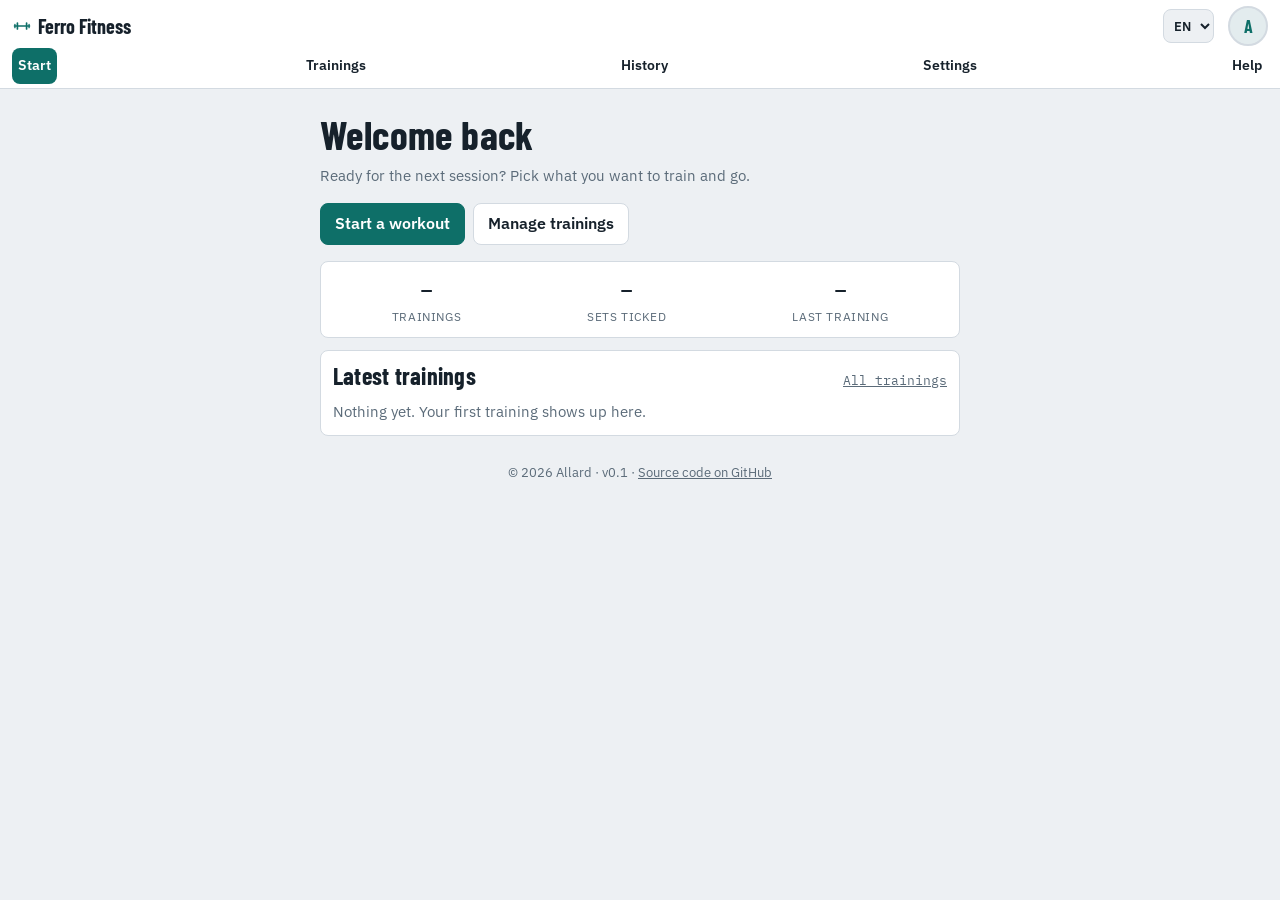
<file: index.html>
<!doctype html>
<html lang="nl">
<head>
<meta charset="utf-8">
<meta name="viewport" content="width=device-width, initial-scale=1">
<title>Ferro Fitness</title>
<meta http-equiv="refresh" content="0; url=workouts/app/">
<link rel="canonical" href="workouts/app/">
</head>
<body>
<p><a href="workouts/app/">Ga naar Ferro</a></p>
</body>
</html>
</file>
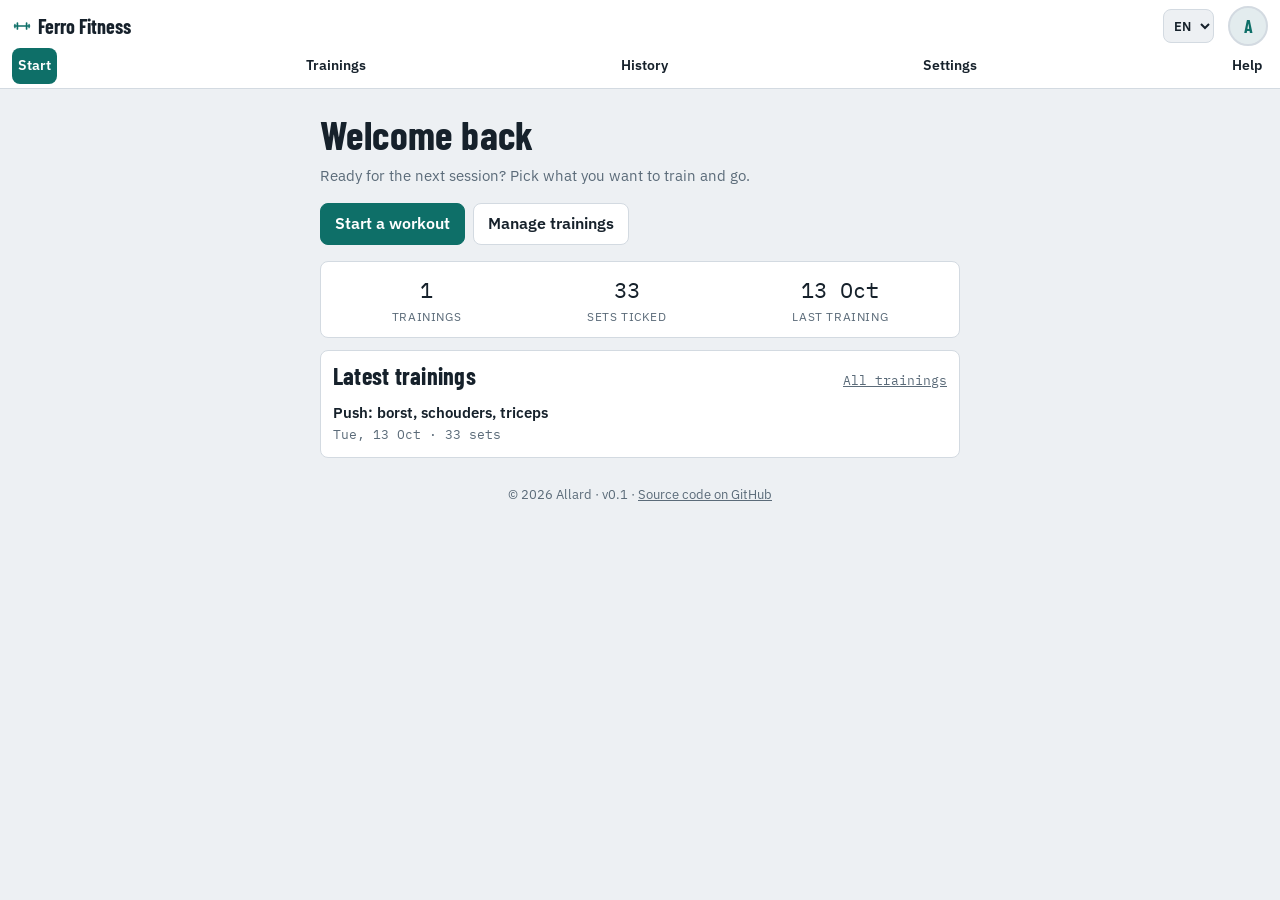
<file: workouts/app/index.html>
<!doctype html>
<html lang="en">
<head>
<meta charset="utf-8">
<meta name="viewport" content="width=device-width, initial-scale=1, viewport-fit=cover">
<title>Ferro Fitness</title>
<meta name="description" content="Put together a strength workout based on muscle group, time and energy.">
<link rel="preconnect" href="https://fonts.googleapis.com">
<link rel="preconnect" href="https://fonts.gstatic.com" crossorigin>
<link rel="stylesheet" href="https://fonts.googleapis.com/css2?family=Barlow+Condensed:wght@600;700&family=IBM+Plex+Sans:wght@400;500;600&family=IBM+Plex+Mono:wght@500&display=swap">
<link rel="stylesheet" href="ui.css">
<style>
.hero { display: flex; flex-direction: column; gap: 10px; padding: 12px 0 4px; }
.hero h1 { font-size: 40px; }
.hero .row { margin-top: 6px; }
.stats { flex-direction: row; justify-content: space-around; gap: 8px; text-align: center; }
.stat { display: flex; flex-direction: column; gap: 2px; min-width: 0; }
.stat .num { font-family: var(--font-num); font-size: 22px; color: var(--ink); }
.stat .lbl { font-size: 12px; color: var(--muted); text-transform: uppercase; letter-spacing: .05em; }
.recent { list-style: none; margin: 0; padding: 0; display: flex; flex-direction: column; }
.recent li { padding: 10px 0; border-bottom: 1px dashed var(--line); }
.recent li:first-child { padding-top: 0; }
.recent li:last-child { border-bottom: 0; padding-bottom: 0; }
.recent a { color: var(--ink); text-decoration: none; font-weight: 600; font-size: 15px; }
.recent .m { display: block; font-family: var(--font-num); font-size: 13px; color: var(--muted); margin-top: 2px; }
.result h2 { font-size: 28px; }
.est { font-family: var(--font-num); font-size: 15px; color: var(--accent); }
.plan { margin: 0; padding: 0; list-style: none; display: flex; flex-direction: column; gap: 8px; }
.plan .blk { font-family: var(--font-display); font-weight: 700; font-size: 18px; color: var(--muted); margin-top: 4px; }
.plan li { display: flex; flex-direction: column; gap: 1px; padding-bottom: 8px; border-bottom: 1px dashed var(--line); }
.plan li:last-child { border-bottom: 0; }
.plan .nm { font-weight: 600; font-size: 16px; line-height: 1.3; }
.plan .sc { font-family: var(--font-num); font-size: 14px; color: var(--muted); }
.notes { background: var(--soft); border-radius: 8px; padding: 10px 12px; display: flex; flex-direction: column; gap: 6px; }
.notes p { font-size: 15px; }
.err { color: var(--warm); font-weight: 600; font-size: 15px; min-height: 1em; }
</style>
</head>
<body>
<div id="nav"></div>

<div class="wrap">
  <section class="hero">
    <h1 id="hwelcome" data-i18n="home.welcome">Welcome back</h1>
    <p class="meta" data-i18n="home.lead">Ready for the next session? Pick what you want to train and go.</p>
    <div class="row">
      <button class="btn primary" id="startnew" type="button" data-i18n="home.start">Start a workout</button>
      <a class="btn" href="trainingen.html" data-i18n="home.manage">Manage trainings</a>
    </div>
  </section>

  <section class="card stats">
    <div class="stat"><span class="num" id="sTrain">–</span><span class="lbl" data-i18n="home.statTrainings">trainings</span></div>
    <div class="stat"><span class="num" id="sSets">–</span><span class="lbl" data-i18n="home.statSets">sets ticked</span></div>
    <div class="stat"><span class="num" id="sLast">–</span><span class="lbl" data-i18n="home.statLast">last training</span></div>
  </section>

  <section class="card">
    <div class="section-title"><h2 data-i18n="home.recent">Latest trainings</h2><a class="badge" href="trainingen.html" data-i18n="home.allTrainings">All trainings</a></div>
    <ul class="recent" id="recent"><li class="note" data-i18n="home.none">Nothing yet. Your first training shows up here.</li></ul>
  </section>

  <form class="card" id="newbox" hidden autocomplete="off">
    <h2 data-i18n="home.newTitle">New workout</h2>
    <fieldset>
      <legend data-i18n="index.groups">What do you want to train?</legend>
      <div class="chips" id="groups"></div>
    </fieldset>

    <fieldset>
      <legend data-i18n="index.time">How much time?</legend>
      <div class="chips">
        <label class="chip"><input type="radio" name="min" value="45"><span>45 <span data-i18n="unit.min">min</span></span></label>
        <label class="chip"><input type="radio" name="min" value="60" checked><span>60 <span data-i18n="unit.min">min</span></span></label>
        <label class="chip"><input type="radio" name="min" value="75"><span>75 <span data-i18n="unit.min">min</span></span></label>
        <label class="chip"><input type="radio" name="min" value="90"><span>90 <span data-i18n="unit.min">min</span></span></label>
      </div>
    </fieldset>

    <fieldset>
      <legend data-i18n="index.energy">How much energy?</legend>
      <div class="chips">
        <label class="chip"><input type="radio" name="energy" value="laag"><span data-i18n="energy.low">Low</span></label>
        <label class="chip"><input type="radio" name="energy" value="midden" checked><span data-i18n="energy.mid">Medium</span></label>
        <label class="chip"><input type="radio" name="energy" value="hoog"><span data-i18n="energy.high">High</span></label>
      </div>
    </fieldset>

    <div class="field">
      <label for="ready" data-i18n="index.ready">Sleep score (Garmin readiness)</label>
      <input type="number" id="ready" inputmode="numeric" min="0" max="100" placeholder="76">
    </div>
    <div class="field">
      <label for="body" data-i18n="index.body">Body Battery</label>
      <input type="number" id="body" inputmode="numeric" min="0" max="100" placeholder="80">
    </div>

    <p class="err" id="err" role="alert"></p>
    <button class="btn primary" id="gen" type="submit" data-i18n="index.generate">Make workout</button>
  </form>

  <section class="card result" id="result" hidden>
    <h2 id="rtitle"></h2>
    <p class="est" id="rest"></p>
    <div class="notes" id="rnotes"></div>
    <ol class="plan" id="rplan"></ol>
    <div class="row">
      <a class="btn primary" id="open" href="train.html" data-i18n="index.open">Open the training</a>
      <button class="btn" id="again" type="button" data-i18n="index.again">Compose again</button>
    </div>
  </section>
</div>

<script type="module">
import { generate } from "./generate.js";
import { renderNav } from "./nav.js";
import { allRecords, loadProfile } from "./stats.js";
import { initPage, t, locale } from "./i18n.js";

initPage();
renderNav("start");
const $ = (id) => document.getElementById(id);
const esc = (x) => String(x ?? "").replace(/[&<>"]/g, (c) => ({ "&": "&amp;", "<": "&lt;", ">": "&gt;", '"': "&quot;" })[c]);
const fmtNum = (n) => String(n).replace(".", ",");
// Laatste benen-zware sessie: de intervallen van 12-10 om 10:19. Gebruikt voor de 48-uur-regel.
const LAST_LEGS = "2026-10-12T10:19:00";

let lib = null;
let hist = {};

// Welkomstpagina: de laatste trainingen en een paar rustige cijfers uit alles wat je hebt afgevinkt.
async function loadHome() {
  const recs = (await allRecords())
    .filter((r) => r.state.done && Object.keys(r.state.done).length > 0)
    .sort((a, b) => (a.date < b.date ? 1 : -1));
  const sets = recs.reduce((n, r) => n + Object.keys(r.state.done).length, 0);
  $("sTrain").textContent = recs.length;
  $("sSets").textContent = sets;
  $("sLast").textContent = recs.length ? new Date(recs[0].date + "T12:00:00").toLocaleDateString(locale(), { day: "numeric", month: "short" }) : "–";
  if (recs.length) {
    $("recent").innerHTML = recs.slice(0, 3).map((r) => {
      const n = Object.keys(r.state.done).length;
      const day = new Date(r.date + "T12:00:00").toLocaleDateString(locale(), { weekday: "short", day: "numeric", month: "short" });
      return `<li><a href="${esc(r.link)}">${esc(r.title)}</a><span class="m">${esc(day)} · ${n} ${t(n === 1 ? "unit.set" : "unit.sets")}</span></li>`;
    }).join("");
  }
}

async function load() {
  lib = await (await fetch(new URL("./data/library.json", import.meta.url))).json();
  $("groups").innerHTML = lib.groups.map((g) =>
    `<label class="chip"><input type="checkbox" name="g" value="${g.id}"><span>${esc(t("group." + g.id))}</span></label>`
  ).join("");
  // Startgewichten: uit Strava (data/history.json), daarna overschreven door wat je zelf hebt gedaan.
  try {
    const seed = await (await fetch(new URL("./data/history.json", import.meta.url))).json();
    Object.assign(hist, seed.gewichten || {});
  } catch (e) {}
  try { Object.assign(hist, JSON.parse(localStorage.getItem("fw-hist")) || {}); } catch (e) {}
}

function showResult(w) {
  $("rtitle").textContent = w.title;
  $("rest").textContent = t("index.estimate", { min: w.estMinutes, n: w.blocks.reduce((n, b) => n + b.exercises.length, 0) });
  $("rnotes").innerHTML = w.notes.map((n) => `<p>${esc(n)}</p>`).join("");
  $("rnotes").hidden = !w.notes.length;
  $("rplan").innerHTML = w.blocks.map((b) =>
    `<li class="blk" style="display:block;border:0;padding:0">${esc(b.tag ? b.tag + " · " : "")}${esc(b.title)}</li>` +
    b.exercises.map((ex) => {
      const s = ex.sets[0];
      const kg = s.weight == null ? t("index.enterWeight") : `${ex.dumbbell ? t("pre.db") + " " + fmtNum(s.weight) : fmtNum(s.weight)} ${t("unit.kg")}`;
      return `<li><span class="nm">${esc(ex.name)}</span><span class="sc">${ex.sets.length} × ${s.reps ?? "–"} · ${kg}</span></li>`;
    }).join("")
  ).join("");
  $("result").hidden = false;
  $("result").scrollIntoView({ behavior: "smooth", block: "start" });
}

$("startnew").addEventListener("click", () => {
  $("newbox").hidden = false;
  $("newbox").scrollIntoView({ behavior: "smooth", block: "start" });
});

$("newbox").addEventListener("submit", (e) => {
  e.preventDefault();
  const groups = [...document.querySelectorAll('input[name="g"]:checked')].map((i) => i.value);
  if (!groups.length) { $("err").textContent = t("index.pickGroup"); return; }
  $("err").textContent = "";
  const input = {
    groups,
    minutes: Number(document.querySelector('input[name="min"]:checked').value),
    energy: document.querySelector('input[name="energy"]:checked').value,
    readiness: $("ready").value,
    body: $("body").value,
    lastLegsAt: LAST_LEGS,
  };
  const w = generate(input, lib, hist, new Date());
  // Alleen voor deze tab: niets wordt bewaard tot je de training start.
  try { sessionStorage.setItem("fw-current", JSON.stringify(w)); } catch (err) {}
  showResult(w);
});

$("again").addEventListener("click", () => {
  $("result").hidden = true;
  $("newbox").scrollIntoView({ behavior: "smooth", block: "start" });
});

load().catch(() => { $("err").textContent = t("index.loadErr"); });
// Welkom met de naam uit het profiel, als die is ingevuld.
const profileName = (loadProfile().name || "").trim();
if (profileName) $("hwelcome").textContent = t("home.welcomeName", { name: profileName });
loadHome().catch(() => {});
</script>
</body>
</html>
</file>
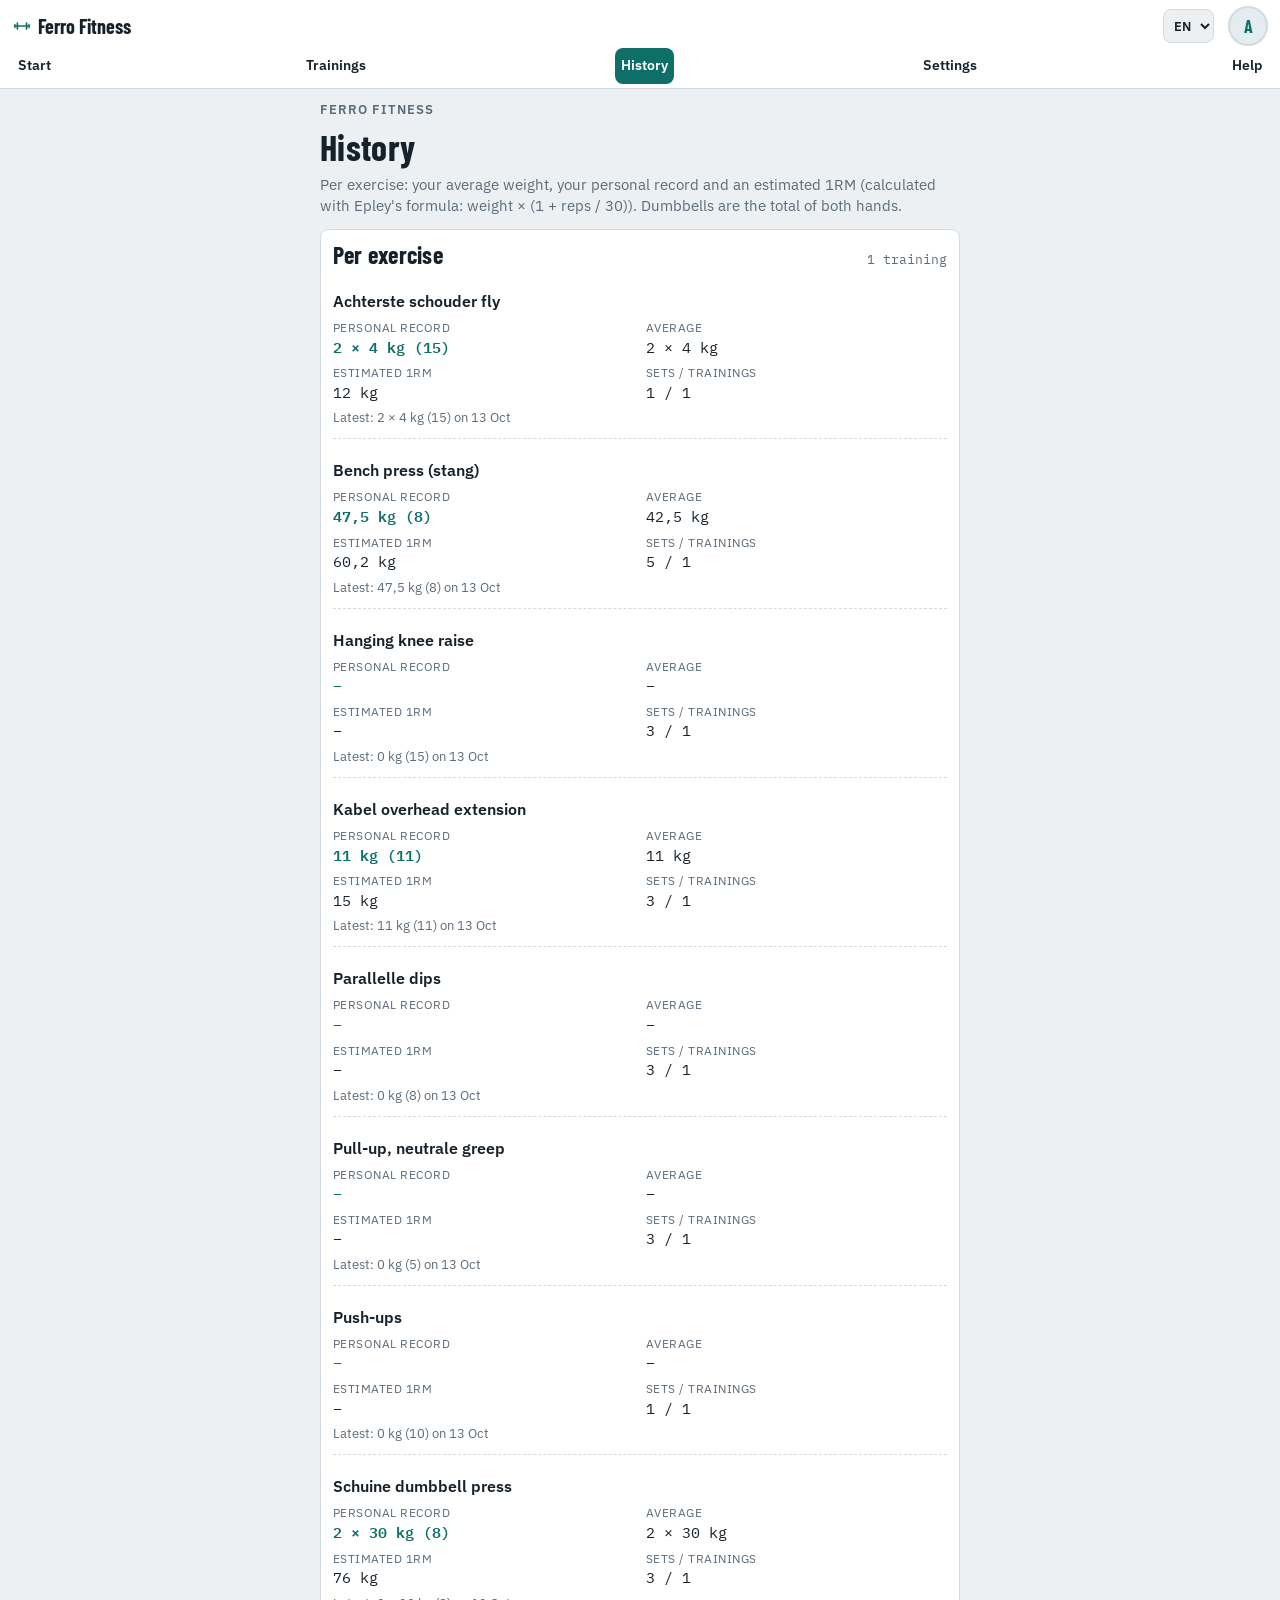
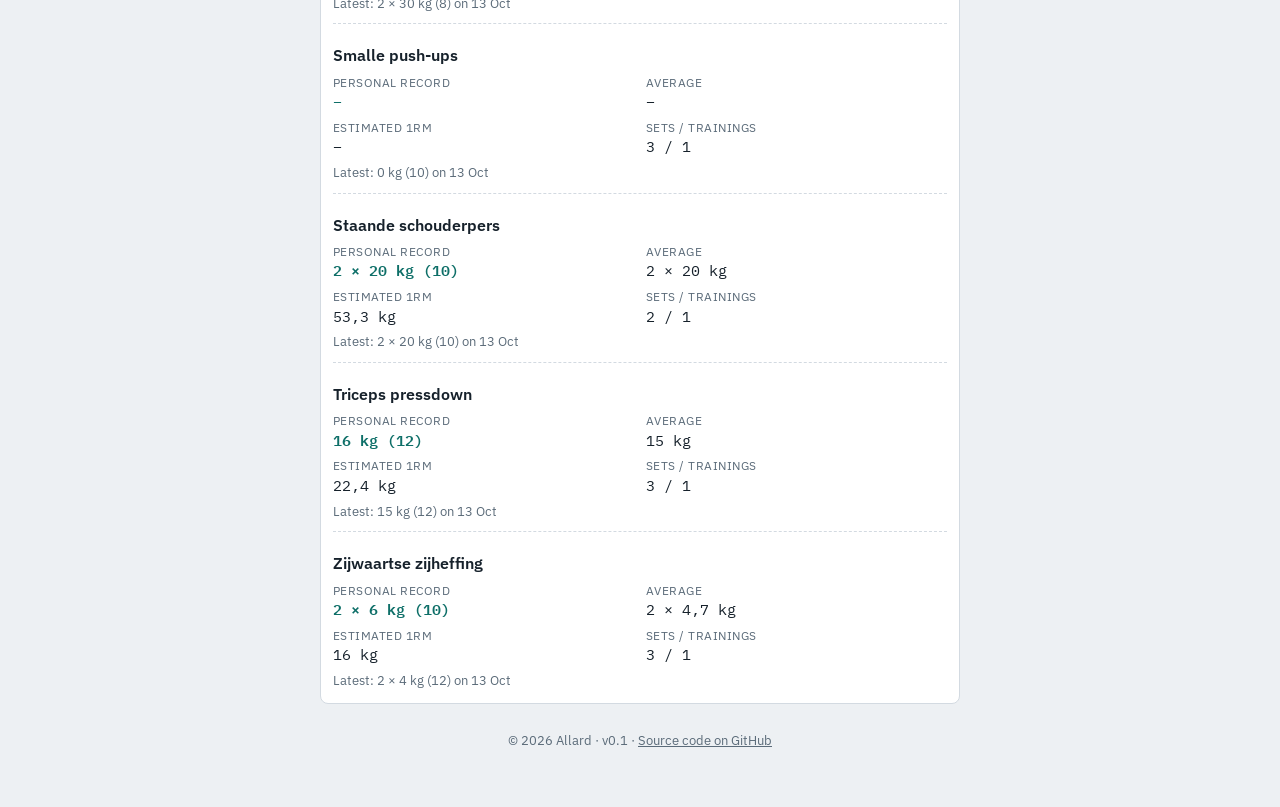
<file: workouts/app/geschiedenis.html>
<!doctype html>
<html lang="en">
<head>
<meta charset="utf-8">
<meta name="viewport" content="width=device-width, initial-scale=1, viewport-fit=cover">
<title data-i18n="hist.title">History</title>
<meta name="description" content="Average weights and personal records per exercise.">
<link rel="preconnect" href="https://fonts.googleapis.com">
<link rel="preconnect" href="https://fonts.gstatic.com" crossorigin>
<link rel="stylesheet" href="https://fonts.googleapis.com/css2?family=Barlow+Condensed:wght@600;700&family=IBM+Plex+Sans:wght@400;500;600&family=IBM+Plex+Mono:wght@500&display=swap">
<link rel="stylesheet" href="ui.css">
<style>
.ex { display: flex; flex-direction: column; gap: 6px; padding: 10px 0; border-bottom: 1px dashed var(--line); }
.ex:last-child { border-bottom: 0; padding-bottom: 0; }
.ex:first-child { padding-top: 0; }
.ex .nm { font-weight: 600; font-size: 16px; }
.kv { display: grid; grid-template-columns: 1fr 1fr; gap: 6px 12px; }
.kv div { display: flex; flex-direction: column; }
.kv span.k { font-size: 12px; color: var(--muted); text-transform: uppercase; letter-spacing: .04em; }
.kv span.v { font-family: var(--font-num); font-size: 15px; }
.kv span.v.pr { color: var(--accent); font-weight: 600; }
.last { font-size: 13px; color: var(--muted); }
</style>
</head>
<body>
<div id="nav"></div>

<div class="wrap">
  <header class="stack">
    <div class="eyebrow" data-i18n="brand">Ferro Fitness</div>
    <h1 data-i18n="hist.title">History</h1>
    <p class="meta" data-i18n="hist.meta">Per exercise: your average weight, your personal record and an estimated 1RM (calculated with Epley's formula: weight × (1 + reps / 30)). Dumbbells are the total of both hands.</p>
  </header>

  <section class="card" id="box">
    <p class="note" data-i18n="hist.loading">Loading data…</p>
  </section>
</div>

<script type="module">
import { renderNav } from "./nav.js";
import { allRecords, buildHistory, fmtKg } from "./stats.js";
import { initPage, t, locale } from "./i18n.js";

initPage();
renderNav("geschiedenis");
const esc = (x) => String(x ?? "").replace(/[&<>"]/g, (c) => ({ "&": "&amp;", "<": "&lt;", ">": "&gt;", '"': "&quot;" })[c]);
const n1 = (x) => String(Math.round(x * 10) / 10).replace(".", ",");
const dateShort = (d) => new Date(d + "T12:00:00").toLocaleDateString(locale(), { day: "numeric", month: "short" });
const $box = () => document.getElementById("box");

function render(rows, nTrain) {
  if (!rows.length) {
    $box().innerHTML = `<p class="note">${t("hist.empty")}</p>`;
    return;
  }
  const items = rows.map((r) => {
    const pr = r.pr ? `${fmtKg(r.pr.total, r.dumbbell, r.pr.perHand)}${r.pr.reps != null ? ` (${r.pr.reps})` : ""}` : "–";
    const avg = r.avg != null ? fmtKg(r.avg, r.dumbbell, r.avg / (r.dumbbell ? 2 : 1)) : "–";
    const e1 = r.e1rm != null ? fmtKg(r.e1rm, false) : "–";
    const last = r.last ? `${fmtKg(r.last.total, r.dumbbell, r.last.perHand)}${r.last.reps != null ? ` (${r.last.reps})` : ""} ${t("hist.on")} ${dateShort(r.last.date)}` : "";
    return `<div class="ex">
      <span class="nm">${esc(r.name)}</span>
      <div class="kv">
        <div><span class="k">${t("hist.pr")}</span><span class="v pr">${esc(pr)}</span></div>
        <div><span class="k">${t("hist.avg")}</span><span class="v">${esc(avg)}</span></div>
        <div><span class="k">${t("hist.e1rm")}</span><span class="v">${esc(e1)}</span></div>
        <div><span class="k">${t("hist.count")}</span><span class="v">${r.count} / ${r.sessions}</span></div>
      </div>
      <span class="last">${esc(t("hist.last", { text: last }))}</span>
    </div>`;
  }).join("");
  const badge = nTrain === 1 ? t("tr.badge.one") : t("tr.badge.many", { n: nTrain });
  $box().innerHTML = `<div class="section-title"><h2>${t("hist.perEx")}</h2><span class="badge">${badge}</span></div>${items}`;
}

(async () => {
  const recs = (await allRecords()).filter((r) => (r.state.done ? Object.keys(r.state.done).length : 0) > 0);
  render(buildHistory(recs), recs.length);
})().catch(() => { $box().innerHTML = `<p class="note">${t("hist.loadErr")}</p>`; });
</script>
</body>
</html>
</file>
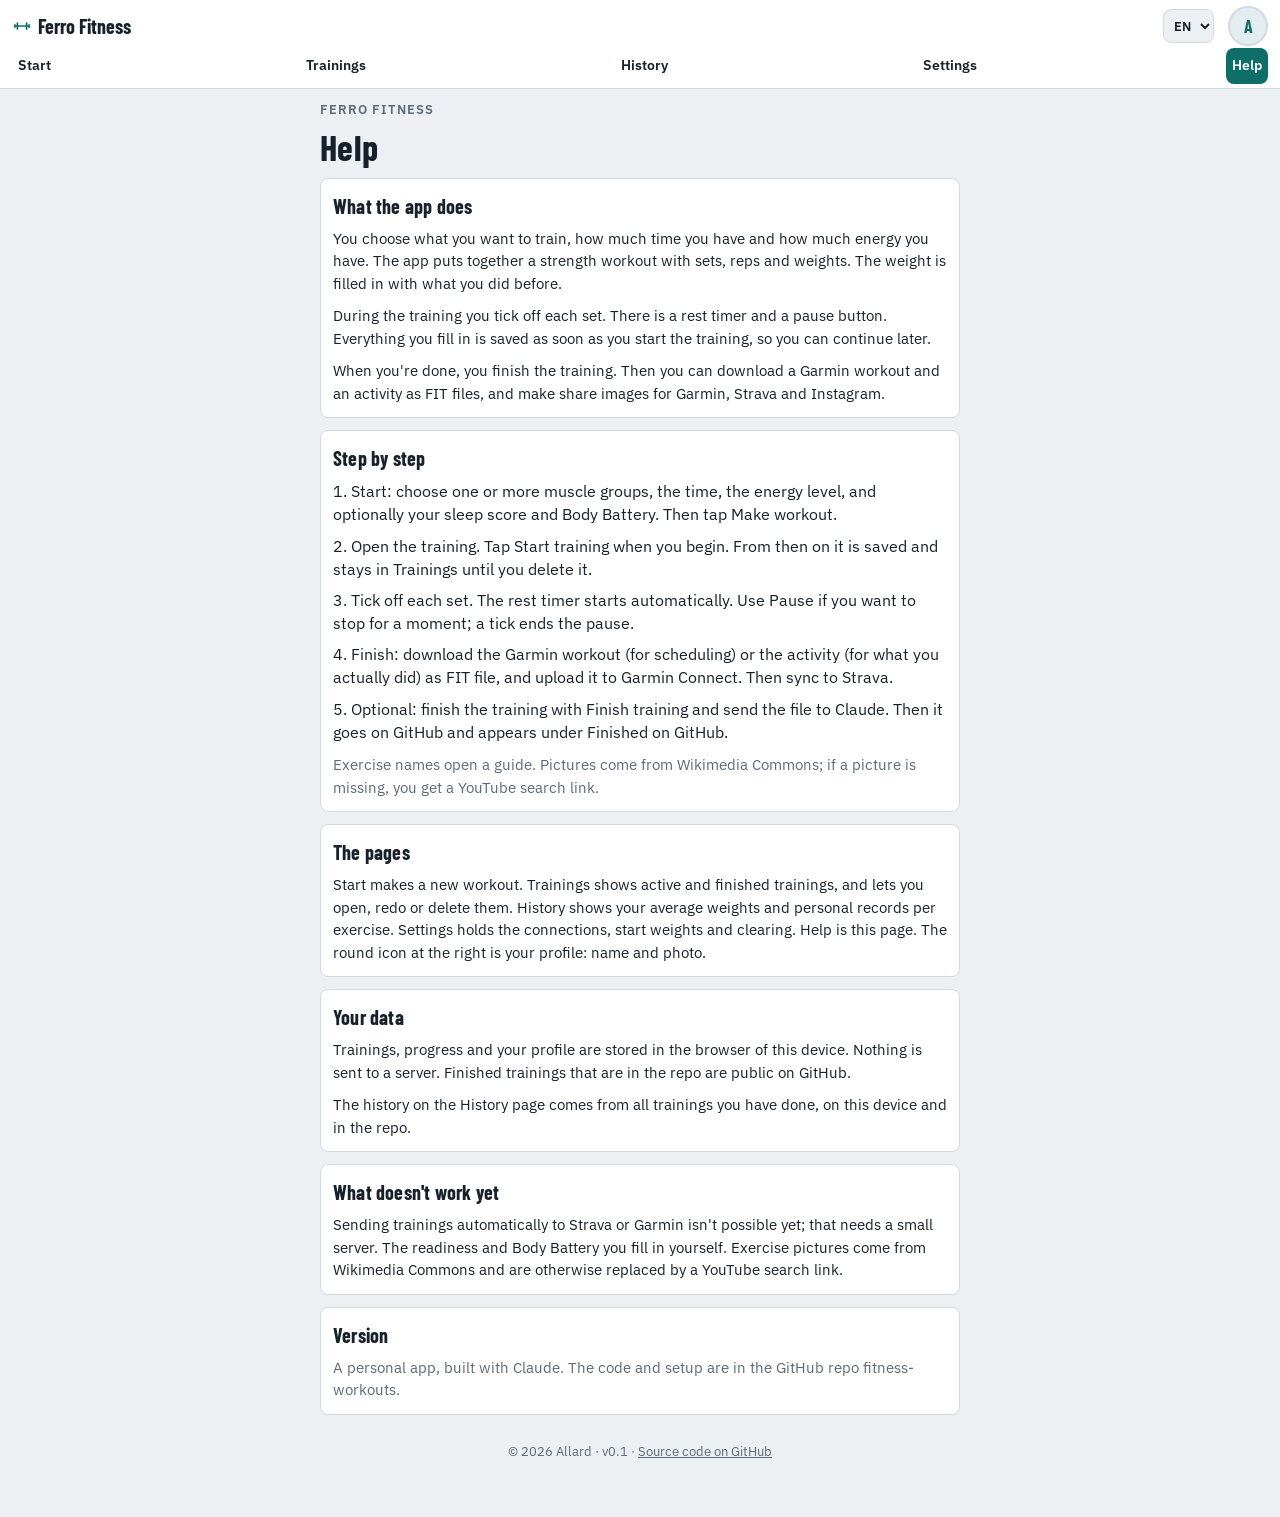
<file: workouts/app/help.html>
<!doctype html>
<html lang="en">
<head>
<meta charset="utf-8">
<meta name="viewport" content="width=device-width, initial-scale=1, viewport-fit=cover">
<title data-i18n="help.title">Help</title>
<meta name="description" content="How the training app works and where your data is kept.">
<link rel="preconnect" href="https://fonts.googleapis.com">
<link rel="preconnect" href="https://fonts.gstatic.com" crossorigin>
<link rel="stylesheet" href="https://fonts.googleapis.com/css2?family=Barlow+Condensed:wght@600;700&family=IBM+Plex+Sans:wght@400;500;600&family=IBM+Plex+Mono:wght@500&display=swap">
<link rel="stylesheet" href="ui.css">
<style>
.about p { font-size: 15px; line-height: 1.5; }
.about h3 { margin-top: 4px; }
.about ol { margin: 0; padding-left: 0; list-style: none; display: flex; flex-direction: column; gap: 8px; }
</style>
</head>
<body>
<div id="nav"></div>

<div class="wrap">
  <header class="stack">
    <div class="eyebrow" data-i18n="brand">Ferro Fitness</div>
    <h1 data-i18n="help.h1">Help</h1>
  </header>

  <section class="card about">
    <h3 data-i18n="help.whatTitle">What the app does</h3>
    <p data-i18n="help.what1">You choose what you want to train, how much time you have and how much energy you have. The app puts together a strength workout with sets, reps and weights. The weight is filled in with what you did before.</p>
    <p data-i18n="help.what2">During the training you tick off each set. There is a rest timer and a pause button. Everything you fill in is saved as soon as you start the training, so you can continue later.</p>
    <p data-i18n="help.what3">When you're done, you finish the training. Then you can download a Garmin workout and an activity as FIT files, and make share images for Garmin, Strava and Instagram.</p>
  </section>

  <section class="card about">
    <h3 data-i18n="help.howTitle">Step by step</h3>
    <ol>
      <li data-i18n="help.how1">1. Start: choose one or more muscle groups, the time, the energy level, and optionally your sleep score and Body Battery. Then tap Make workout.</li>
      <li data-i18n="help.how2">2. Open the training. Tap Start training when you begin. From then on it is saved and stays in Trainings until you delete it.</li>
      <li data-i18n="help.how3">3. Tick off each set. The rest timer starts automatically. Use Pause if you want to stop for a moment; a tick ends the pause.</li>
      <li data-i18n="help.how4">4. Finish: download the Garmin workout (for scheduling) or the activity (for what you actually did) as FIT file, and upload it to Garmin Connect. Then sync to Strava.</li>
      <li data-i18n="help.how5">5. Optional: finish the training with Finish training and send the file to Claude. Then it goes on GitHub and appears under Finished on GitHub.</li>
    </ol>
    <p class="note" data-i18n="help.howTip">Exercise names open a guide. Pictures come from Wikimedia Commons; if a picture is missing, you get a YouTube search link.</p>
  </section>

  <section class="card about">
    <h3 data-i18n="help.pagesTitle">The pages</h3>
    <p data-i18n="help.pages">Start makes a new workout. Trainings shows active and finished trainings, and lets you open, redo or delete them. History shows your average weights and personal records per exercise. Settings holds the connections, start weights and clearing. Help is this page. The round icon at the right is your profile: name and photo.</p>
  </section>

  <section class="card about">
    <h3 data-i18n="help.dataTitle">Your data</h3>
    <p data-i18n="help.data1">Trainings, progress and your profile are stored in the browser of this device. Nothing is sent to a server. Finished trainings that are in the repo are public on GitHub.</p>
    <p data-i18n="help.data2">The history on the History page comes from all trainings you have done, on this device and in the repo.</p>
  </section>

  <section class="card about">
    <h3 data-i18n="help.notYetTitle">What doesn't work yet</h3>
    <p data-i18n="help.notYet">Sending trainings automatically to Strava or Garmin isn't possible yet; that needs a small server. The readiness and Body Battery you fill in yourself. Exercise pictures come from Wikimedia Commons and are otherwise replaced by a YouTube search link.</p>
  </section>

  <section class="card about">
    <h3 data-i18n="help.versionTitle">Version</h3>
    <p class="note" data-i18n="help.version">A personal app, built with Claude. The code and setup are in the GitHub repo fitness-workouts.</p>
  </section>
</div>

<script type="module">
import { renderNav } from "./nav.js";
import { initPage } from "./i18n.js";
initPage();
renderNav("help");
</script>
</body>
</html>
</file>
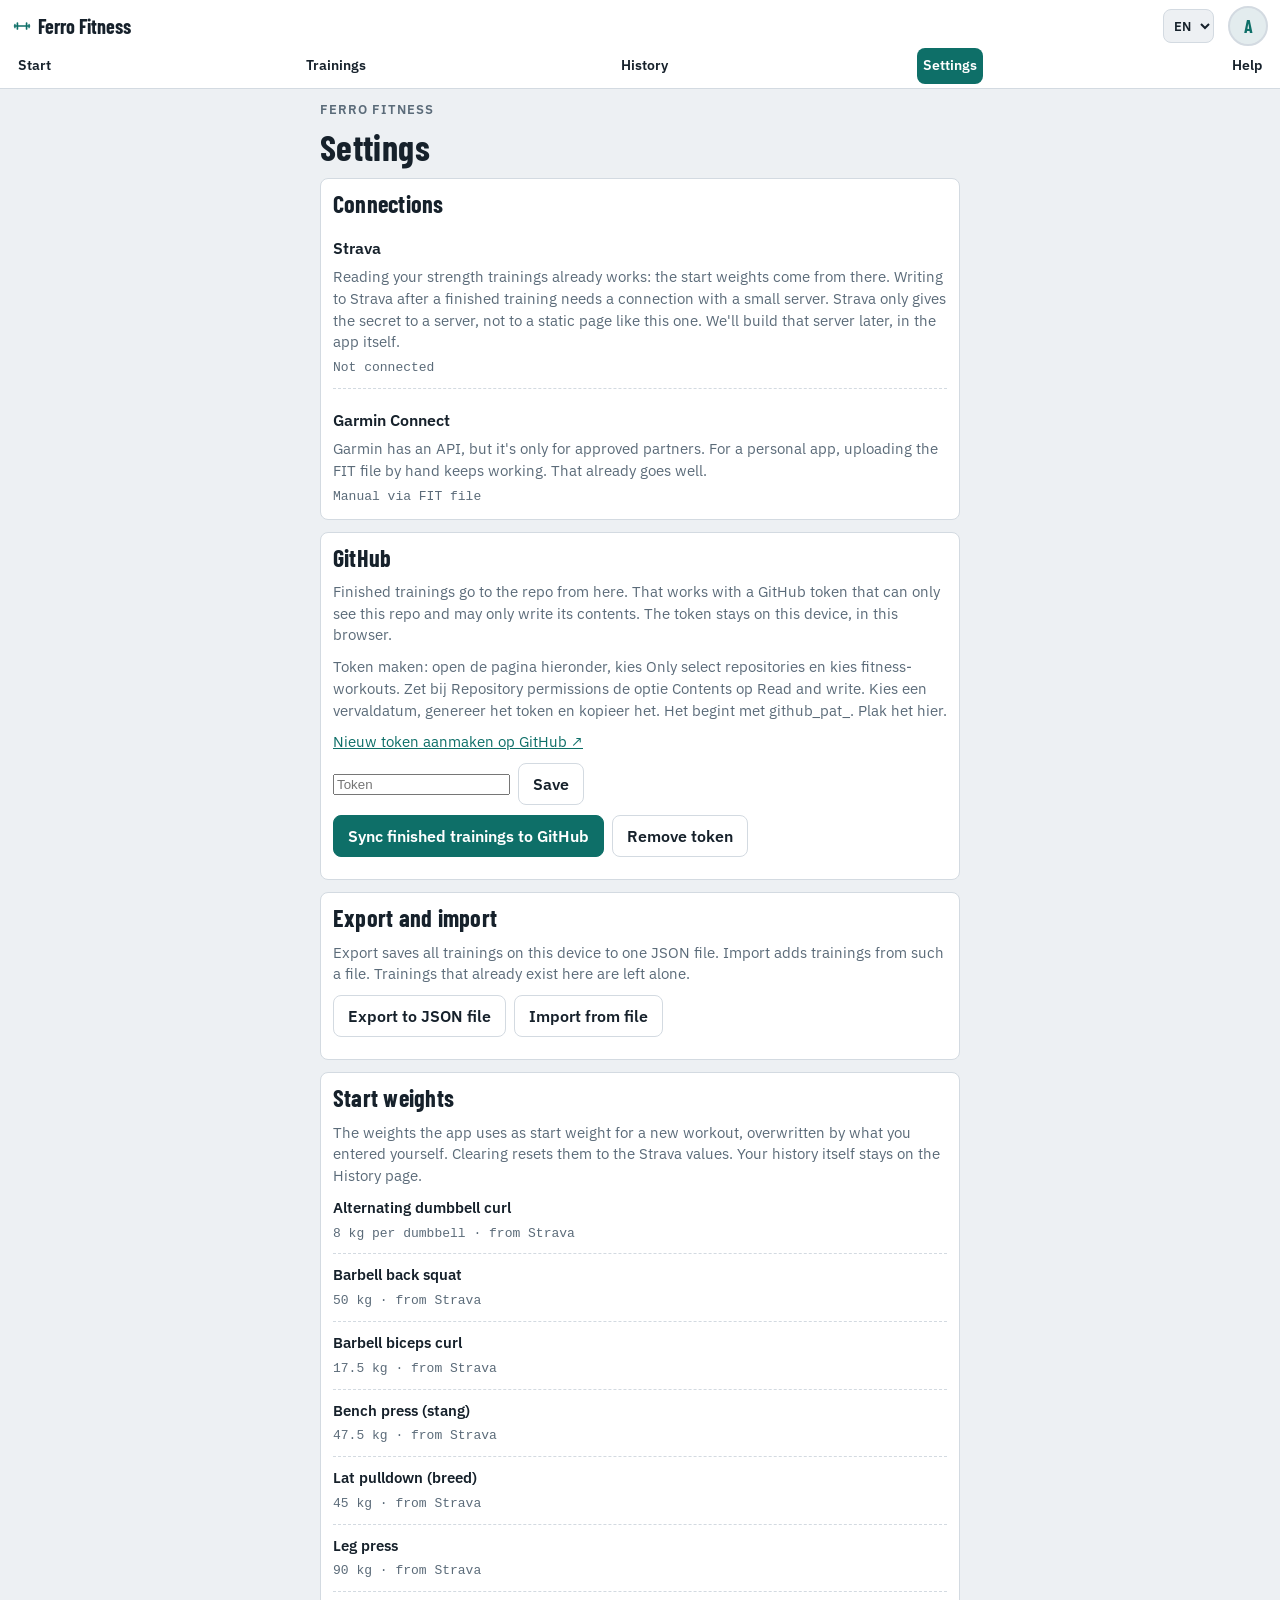
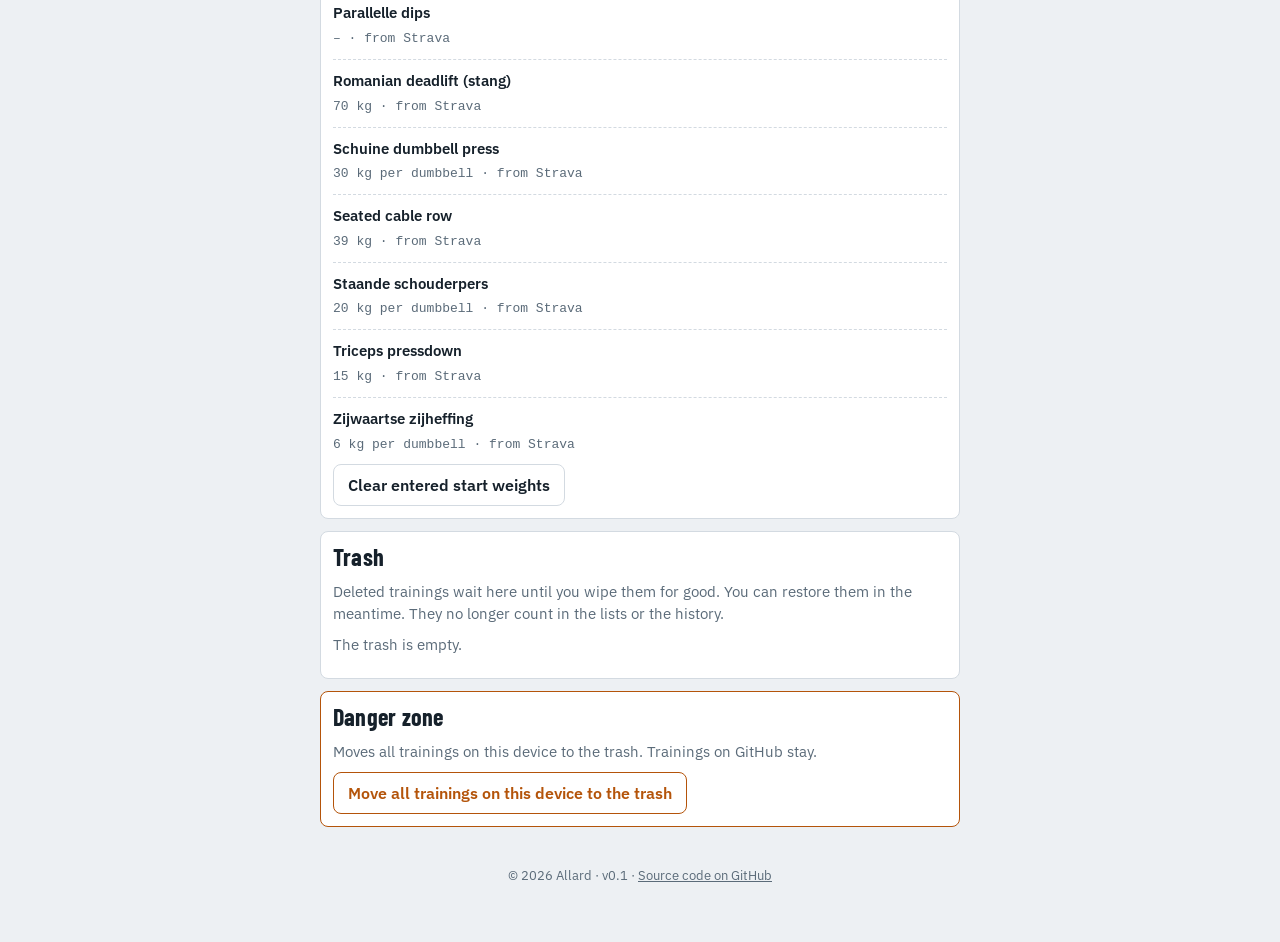
<file: workouts/app/instellingen.html>
<!doctype html>
<html lang="en">
<head>
<meta charset="utf-8">
<meta name="viewport" content="width=device-width, initial-scale=1, viewport-fit=cover">
<title data-i18n="set.title">Settings</title>
<meta name="description" content="Connections and storage of the training app.">
<link rel="preconnect" href="https://fonts.googleapis.com">
<link rel="preconnect" href="https://fonts.gstatic.com" crossorigin>
<link rel="stylesheet" href="https://fonts.googleapis.com/css2?family=Barlow+Condensed:wght@600;700&family=IBM+Plex+Sans:wght@400;500;600&display=swap">
<link rel="stylesheet" href="ui.css">
<style>
.koppel { display: flex; flex-direction: column; gap: 6px; padding: 10px 0; border-bottom: 1px dashed var(--line); }
.koppel:last-child { border-bottom: 0; padding-bottom: 0; }
.koppel:first-child { padding-top: 0; }
.koppel .nm { font-weight: 600; font-size: 16px; }
.status { font-family: var(--font-num); font-size: 13px; color: var(--muted); }
#weights .nm { font-weight: 600; font-size: 15px; }
.bkarea { width: 100%; box-sizing: border-box; font-family: var(--font-num); font-size: 12px; margin: 6px 0; }
</style>
</head>
<body>
<div id="nav"></div>

<div class="wrap">
  <header class="stack">
    <div class="eyebrow" data-i18n="brand">Ferro Fitness</div>
    <h1 data-i18n="set.title">Settings</h1>
  </header>

  <section class="card">
    <h2 data-i18n="set.links">Connections</h2>
    <div class="koppel">
      <span class="nm" data-i18n="set.strava">Strava</span>
      <span class="note" data-i18n="set.stravaText">Reading your strength trainings already works: the start weights come from there. Writing to Strava after a finished training needs a connection with a small server. Strava only gives the secret to a server, not to a static page like this one. We'll build that server later, in the app itself.</span>
      <span class="status" data-i18n="set.stravaStatus">Not connected</span>
    </div>
    <div class="koppel">
      <span class="nm" data-i18n="set.garmin">Garmin Connect</span>
      <span class="note" data-i18n="set.garminText">Garmin has an API, but it's only for approved partners. For a personal app, uploading the FIT file by hand keeps working. That already goes well.</span>
      <span class="status" data-i18n="set.garminStatus">Manual via FIT file</span>
    </div>
  </section>

  <section class="card" id="ghcard">
    <h2 data-i18n="set.github">GitHub</h2>
    <p class="note" data-i18n="set.ghText">Finished trainings go to the repo from here.</p>
    <p class="note" data-i18n="set.ghHow">How to get a token: open the page below, pick Only select repositories and choose fitness-workouts. Under Repository permissions set Contents to Read and write. Choose an expiry date, generate the token and copy it. It starts with github_pat_. Paste it here.</p>
    <p class="note"><a href="https://github.com/settings/personal-access-tokens/new" target="_blank" rel="noopener" data-i18n="set.ghLink">Create a new token on GitHub ↗</a></p>
    <div class="row">
      <input id="ghtoken" type="password" autocomplete="off" spellcheck="false" aria-label="Token" data-i18n-attr="placeholder:set.ghTokenLabel" placeholder="Token">
      <button class="btn" id="ghsave" type="button" data-i18n="set.ghSave">Save</button>
    </div>
    <div class="row">
      <button class="btn primary" id="ghsync" type="button" data-i18n="set.ghSync">Sync finished trainings to GitHub</button>
      <button class="btn" id="ghclear" type="button" data-i18n="set.ghClear">Remove token</button>
    </div>
    <p class="note" id="ghstatus" role="status"></p>
  </section>

  <section class="card" id="bkcard">
    <h2 data-i18n="bk.title">Export and import</h2>
    <p class="note" data-i18n="bk.text">Export saves all trainings on this device to one JSON file. Import adds trainings from such a file. Trainings that already exist here are left alone.</p>
    <div class="row">
      <button class="btn" id="bkexport" type="button" data-i18n="bk.export">Export to JSON file</button>
      <label class="btn" for="bkfile" data-i18n="bk.import">Import from file</label>
      <input id="bkfile" type="file" accept=".json,application/json" hidden>
    </div>
    <p class="note" id="bkmsg" role="status"></p>
  </section>

  <section class="card">
    <h2 data-i18n="set.weights">Start weights</h2>
    <p class="note" data-i18n="set.weightsText">The weights the app uses as start weight for a new workout, overwritten by what you entered yourself. Clearing resets them to the Strava values. Your history itself stays on the History page.</p>
    <ul class="list" id="weights"></ul>
    <div id="histbox">
      <button class="btn" id="wishist" type="button" data-i18n="set.clearWeights">Clear entered start weights</button>
    </div>
  </section>

  <section class="card">
    <h2 data-i18n="trash.title">Trash</h2>
    <p class="note" data-i18n="trash.text">Deleted trainings wait here until you wipe them for good. You can restore them in the meantime. They no longer count in the lists or the history.</p>
    <ul class="list" id="trashlist"></ul>
    <div id="trashemptybox"></div>
  </section>

  <section class="card warn">
    <h2 data-i18n="set.danger">Danger zone</h2>
    <p class="note" data-i18n="trash.dangerText">Moves all trainings on this device to the trash. Trainings on GitHub stay.</p>
    <div id="allbox">
      <button class="btn danger" id="wisall" type="button" data-i18n="trash.allToTrash">Move all trainings on this device to the trash</button>
    </div>
  </section>

  <p class="note" id="msg" role="status"></p>
</div>

<script type="module">
import { renderNav } from "./nav.js";
import { listSessions, listTrash, trashSession, restoreTrash, purgeTrash, emptyTrash } from "./store.js";
import { getToken, setToken, pendingRecords, syncToGithub } from "./github.js";
import { initPage, t, locale } from "./i18n.js";
import { downloadExport, parseImport, importItems } from "./backup.js";

initPage();
renderNav("instellingen");
const $ = (id) => document.getElementById(id);
const esc = (x) => String(x ?? "").replace(/[&<>"]/g, (c) => ({ "&": "&amp;", "<": "&lt;", ">": "&gt;", '"': "&quot;" })[c]);

// Overzicht van alle startgewichten: per oefening het gewicht en de bron (Strava of zelf ingevuld).
// Zelf ingevuld gaat voor Strava. Dumbbells zijn per hand, zoals in de trainingen.
async function renderWeights() {
  let exercises = [], seed = {}, own = {};
  try { exercises = (await (await fetch(new URL("./data/library.json", import.meta.url))).json()).exercises; } catch (e) {}
  try { seed = (await (await fetch(new URL("./data/history.json", import.meta.url))).json()).gewichten || {}; } catch (e) {}
  try { own = JSON.parse(localStorage.getItem("fw-hist")) || {}; } catch (e) {}
  const byType = {};
  for (const ex of exercises) if (ex.subtype && !byType[ex.subtype]) byType[ex.subtype] = ex;
  const keys = [...new Set([...Object.keys(seed), ...Object.keys(own)])];
  if (!keys.length) { $("weights").innerHTML = `<li class="note">${t("set.noWeights")}</li>`; return; }
  const nf = new Intl.NumberFormat(locale(), { maximumFractionDigits: 1 });
  const name = (k) => (byType[k] ? byType[k].name : k);
  $("weights").innerHTML = keys
    .sort((a, b) => name(a).localeCompare(name(b), locale()))
    .map((k) => {
      const isOwn = k in own;
      const v = isOwn ? own[k] : seed[k];
      const dumbbell = byType[k]?.dumbbell;
      const val = v ? `${nf.format(v)} kg${dumbbell ? " " + t("unit.perDumbbell") : ""}` : "–";
      return `<li><span class="nm">${esc(name(k))}</span><span class="status">${val} · ${t(isOwn ? "set.src.own" : "set.src.strava")}</span></li>`;
    }).join("");
}

// Bevestiging op de pagina zelf, niet met een systeemvenster.
function askInline(boxId, text, okLabel, onOk) {
  $(boxId).innerHTML = `
    <p class="warn-text">${text}</p>
    <div class="row" style="margin-top:8px">
      <button class="btn sure" type="button" id="${boxId}-ok">${okLabel}</button>
      <button class="btn" type="button" id="${boxId}-no">${t("set.cancel")}</button>
    </div>`;
  $(`${boxId}-no`).addEventListener("click", reset);
  $(`${boxId}-ok`).addEventListener("click", () => { onOk(); reset(); });
}

function reset() {
  $("histbox").innerHTML = `<button class="btn" id="wishist" type="button">${t("set.clearWeights")}</button>`;
  $("allbox").innerHTML = `<button class="btn danger" id="wisall" type="button">${t("trash.allToTrash")}</button>`;
  bind();
}

function bind() {
  $("wishist").addEventListener("click", () => {
    askInline("histbox", t("set.clearWeightsAsk"), t("set.yesClear"), () => {
      try { localStorage.removeItem("fw-hist"); } catch (e) {}
      $("msg").textContent = t("set.weightsCleared");
      renderWeights();
    });
  });
  $("wisall").addEventListener("click", () => {
    const n = listSessions().length;
    if (!n) { $("msg").textContent = t("set.noTrainings"); return; }
    askInline("allbox", t("trash.allToTrashAsk", { n }), t("trash.yesToTrash"), () => {
      for (const s of listSessions()) trashSession(s.id);
      $("msg").textContent = t("trash.allMoved");
      renderTrash();
    });
  });
}

// Prullenbak: verwijderde trainingen terugzetten, of één voor één of allemaal definitief wissen.
let pendingPurge = null;   // id van de training die op bevestiging wacht
let pendingEmpty = false;  // alles-wissen wacht op bevestiging

function renderTrash() {
  const trash = listTrash();
  const list = $("trashlist");
  if (!trash.length) {
    list.innerHTML = `<li class="note">${t("trash.empty")}</li>`;
    $("trashemptybox").innerHTML = "";
    pendingEmpty = false;
    return;
  }
  list.innerHTML = trash.map((x) => {
    if (pendingPurge === x.id) {
      return `<li><span class="warn-text">${esc(t("trash.purgeAsk", { title: x.title }))}</span>
        <div class="row"><button class="btn small sure" type="button" data-purgeok="${esc(x.id)}">${t("trash.yesPurge")}</button><button class="btn small" type="button" data-purgeno="1">${t("set.cancel")}</button></div></li>`;
    }
    const when = new Date(x.deletedAt).toLocaleDateString(locale(), { day: "numeric", month: "short", year: "numeric" });
    return `<li><span class="nm">${esc(x.title)}</span><span class="status">${t("trash.deleted", { date: when })}</span>
      <div class="row"><button class="btn small" type="button" data-restore="${esc(x.id)}">${t("trash.restore")}</button><button class="btn small danger" type="button" data-purge="${esc(x.id)}">${t("trash.purge")}</button></div></li>`;
  }).join("");
  $("trashemptybox").innerHTML = pendingEmpty
    ? `<p class="warn-text">${esc(t("trash.emptyAllAsk", { n: trash.length }))}</p>
       <div class="row" style="margin-top:8px"><button class="btn sure" type="button" id="emptytrashok">${t("trash.yesEmpty")}</button><button class="btn" type="button" id="emptytrashno">${t("set.cancel")}</button></div>`
    : `<button class="btn danger" type="button" id="emptytrash">${t("trash.emptyAll")}</button>`;
}

document.addEventListener("click", (e) => {
  const b = e.target.closest("[data-restore],[data-purge],[data-purgeok],[data-purgeno],#emptytrash,#emptytrashok,#emptytrashno");
  if (!b) return;
  if (b.dataset.restore) { restoreTrash(b.dataset.restore); $("msg").textContent = t("trash.restored"); renderTrash(); return; }
  if (b.dataset.purge) { pendingPurge = b.dataset.purge; renderTrash(); return; }
  if (b.dataset.purgeno) { pendingPurge = null; renderTrash(); return; }
  if (b.dataset.purgeok) { purgeTrash(b.dataset.purgeok); pendingPurge = null; $("msg").textContent = t("trash.purged"); renderTrash(); return; }
  if (b.id === "emptytrash") { pendingEmpty = true; renderTrash(); return; }
  if (b.id === "emptytrashno") { pendingEmpty = false; renderTrash(); return; }
  if (b.id === "emptytrashok") { emptyTrash(); pendingEmpty = false; $("msg").textContent = t("trash.emptied"); renderTrash(); }
});

// GitHub: token opslaan, en afgeronde trainingen naar workouts/done/ zetten.
function ghStatus(text) { $("ghstatus").textContent = text; }
function syncFail(err) {
  const code = /^\d+$/.test(err.message) ? err.message : "netwerk";
  ghStatus(t("set.ghErr", { code }));
}
$("ghtoken").placeholder = getToken() ? "••••••••" : t("set.ghTokenLabel");
$("ghsave").addEventListener("click", () => {
  const v = $("ghtoken").value.trim();
  if (!v) { ghStatus(t("set.ghNoToken")); return; }
  setToken(v);
  $("ghtoken").value = "";
  $("ghtoken").placeholder = "••••••••";
  ghStatus(t("set.ghSaved"));
});
$("ghclear").addEventListener("click", () => {
  setToken("");
  $("ghtoken").placeholder = t("set.ghTokenLabel");
  ghStatus(t("set.ghCleared"));
});
$("ghsync").addEventListener("click", async () => {
  if (!getToken()) { ghStatus(t("set.ghNoToken")); return; }
  $("ghsync").disabled = true;
  ghStatus(t("set.ghSyncing"));
  try {
    const todo = await pendingRecords();
    if (!todo.length) { ghStatus(t("set.nothingToExport")); return; }
    const n = await syncToGithub(todo);
    ghStatus(t("set.ghSynced", { n }));
  } catch (err) {
    syncFail(err);
  } finally {
    $("ghsync").disabled = false;
  }
});

// Export en import: een JSON met trainingen, zodat je ze tussen apparaten of tussen app en artefact kunt zetten.
$("bkexport").addEventListener("click", () => {
  if (!listSessions().length) { $("bkmsg").textContent = t("bk.noneExport"); return; }
  const n = downloadExport();
  $("bkmsg").textContent = t("bk.exported", { n });
});

function bkImport(text) {
  try {
    const items = parseImport(text);
    if (!items.length) { $("bkmsg").textContent = t("bk.none"); return; }
    const r = importItems(items);
    $("bkmsg").textContent = t("bk.done", r);
    renderTrash();
  } catch (err) {
    $("bkmsg").textContent = err.message === "opslag" ? t("bk.saveErr") : t("bk.bad");
  }
}
$("bkfile").addEventListener("change", async (e) => {
  const file = e.target.files[0];
  e.target.value = "";
  if (file) bkImport(await file.text());
});

bind();
renderWeights();
renderTrash();
</script>
</body>
</html>
</file>
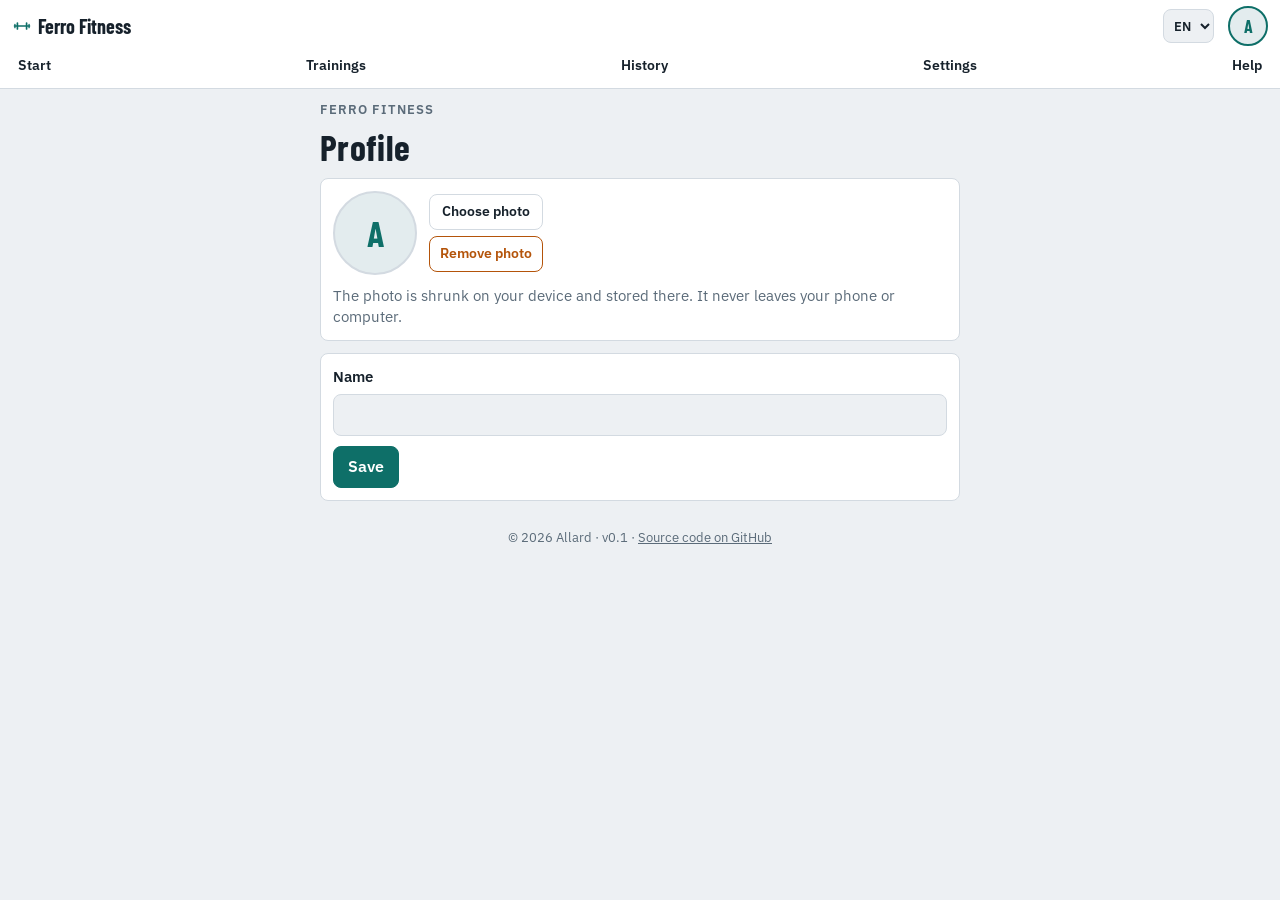
<file: workouts/app/profiel.html>
<!doctype html>
<html lang="en">
<head>
<meta charset="utf-8">
<meta name="viewport" content="width=device-width, initial-scale=1, viewport-fit=cover">
<title data-i18n="prof.title">Profile</title>
<meta name="description" content="Your name and photo in the training app.">
<link rel="preconnect" href="https://fonts.googleapis.com">
<link rel="preconnect" href="https://fonts.gstatic.com" crossorigin>
<link rel="stylesheet" href="https://fonts.googleapis.com/css2?family=Barlow+Condensed:wght@600;700&family=IBM+Plex+Sans:wght@400;500;600&display=swap">
<link rel="stylesheet" href="ui.css">
<style>
.pic { display: flex; align-items: center; gap: 12px; }
.pic .big { width: 84px; height: 84px; border-radius: 50%; overflow: hidden; display: grid; place-items: center; background: var(--soft); color: var(--accent); font-family: var(--font-display); font-weight: 700; font-size: 36px; border: 2px solid var(--line); flex: 0 0 auto; }
.pic .big img { width: 100%; height: 100%; object-fit: cover; }
</style>
</head>
<body>
<div id="nav"></div>

<div class="wrap">
  <header class="stack">
    <div class="eyebrow" data-i18n="brand">Ferro Fitness</div>
    <h1 data-i18n="prof.h1">Profile</h1>
  </header>

  <section class="card">
    <div class="pic">
      <div class="big" id="big"></div>
      <div class="stack" style="gap:6px">
        <label class="btn small" for="photo" style="cursor:pointer" data-i18n="prof.pick">Choose photo</label>
        <input type="file" id="photo" accept="image/*" hidden>
        <button class="btn small danger" id="rmphoto" type="button" data-i18n="prof.remove">Remove photo</button>
      </div>
    </div>
    <p class="note" data-i18n="prof.photoNote">The photo is shrunk on your device and stored there. It never leaves your phone or computer.</p>
  </section>

  <section class="card">
    <div class="field">
      <label for="name" data-i18n="prof.name">Name</label>
      <input type="text" id="name" maxlength="40" autocomplete="name">
    </div>
    <div class="row">
      <button class="btn primary" id="save" type="button" data-i18n="prof.save">Save</button>
      <span class="note" id="msg" role="status"></span>
    </div>
  </section>
</div>

<script type="module">
import { renderNav } from "./nav.js";
import { loadProfile, saveProfile } from "./stats.js";
import { initPage, t } from "./i18n.js";

initPage();
renderNav("profiel");
const $ = (id) => document.getElementById(id);
let profile = loadProfile();

function show() {
  $("name").value = profile.name || "";
  const initials = (profile.name || "A").trim().slice(0, 1).toUpperCase();
  $("big").innerHTML = profile.photo ? `<img src="${profile.photo}" alt="">` : initials;
}

// Verkleinen tot 256 px, als JPEG: klein genoeg om lokaal te bewaren.
function shrink(file) {
  return new Promise((resolve, reject) => {
    const img = new Image();
    img.onload = () => {
      const s = 256 / Math.min(img.width, img.height);
      const c = document.createElement("canvas");
      c.width = 256; c.height = 256;
      const ctx = c.getContext("2d");
      const sw = 256 / s, sx = (img.width - sw) / 2, sy = (img.height - sw) / 2;
      ctx.drawImage(img, sx, sy, sw, sw, 0, 0, 256, 256);
      resolve(c.toDataURL("image/jpeg", 0.85));
    };
    img.onerror = reject;
    img.src = URL.createObjectURL(file);
  });
}

$("photo").addEventListener("change", async (e) => {
  const f = e.target.files[0];
  if (!f) return;
  try {
    profile.photo = await shrink(f);
    const ok = saveProfile(profile);
    show();
    $("msg").textContent = ok ? t("prof.photoSaved") : t("prof.saveErr");
    renderNav("profiel");
  } catch (err) { $("msg").textContent = t("prof.photoErr"); }
});

$("rmphoto").addEventListener("click", () => {
  delete profile.photo;
  saveProfile(profile);
  show();
  renderNav("profiel");
  $("msg").textContent = t("prof.photoRemoved");
});

$("save").addEventListener("click", () => {
  profile.name = $("name").value.trim();
  const ok = saveProfile(profile);
  show();
  renderNav("profiel");
  $("msg").textContent = ok ? t("prof.saved") : t("prof.saveErr");
});

show();
</script>
</body>
</html>
</file>
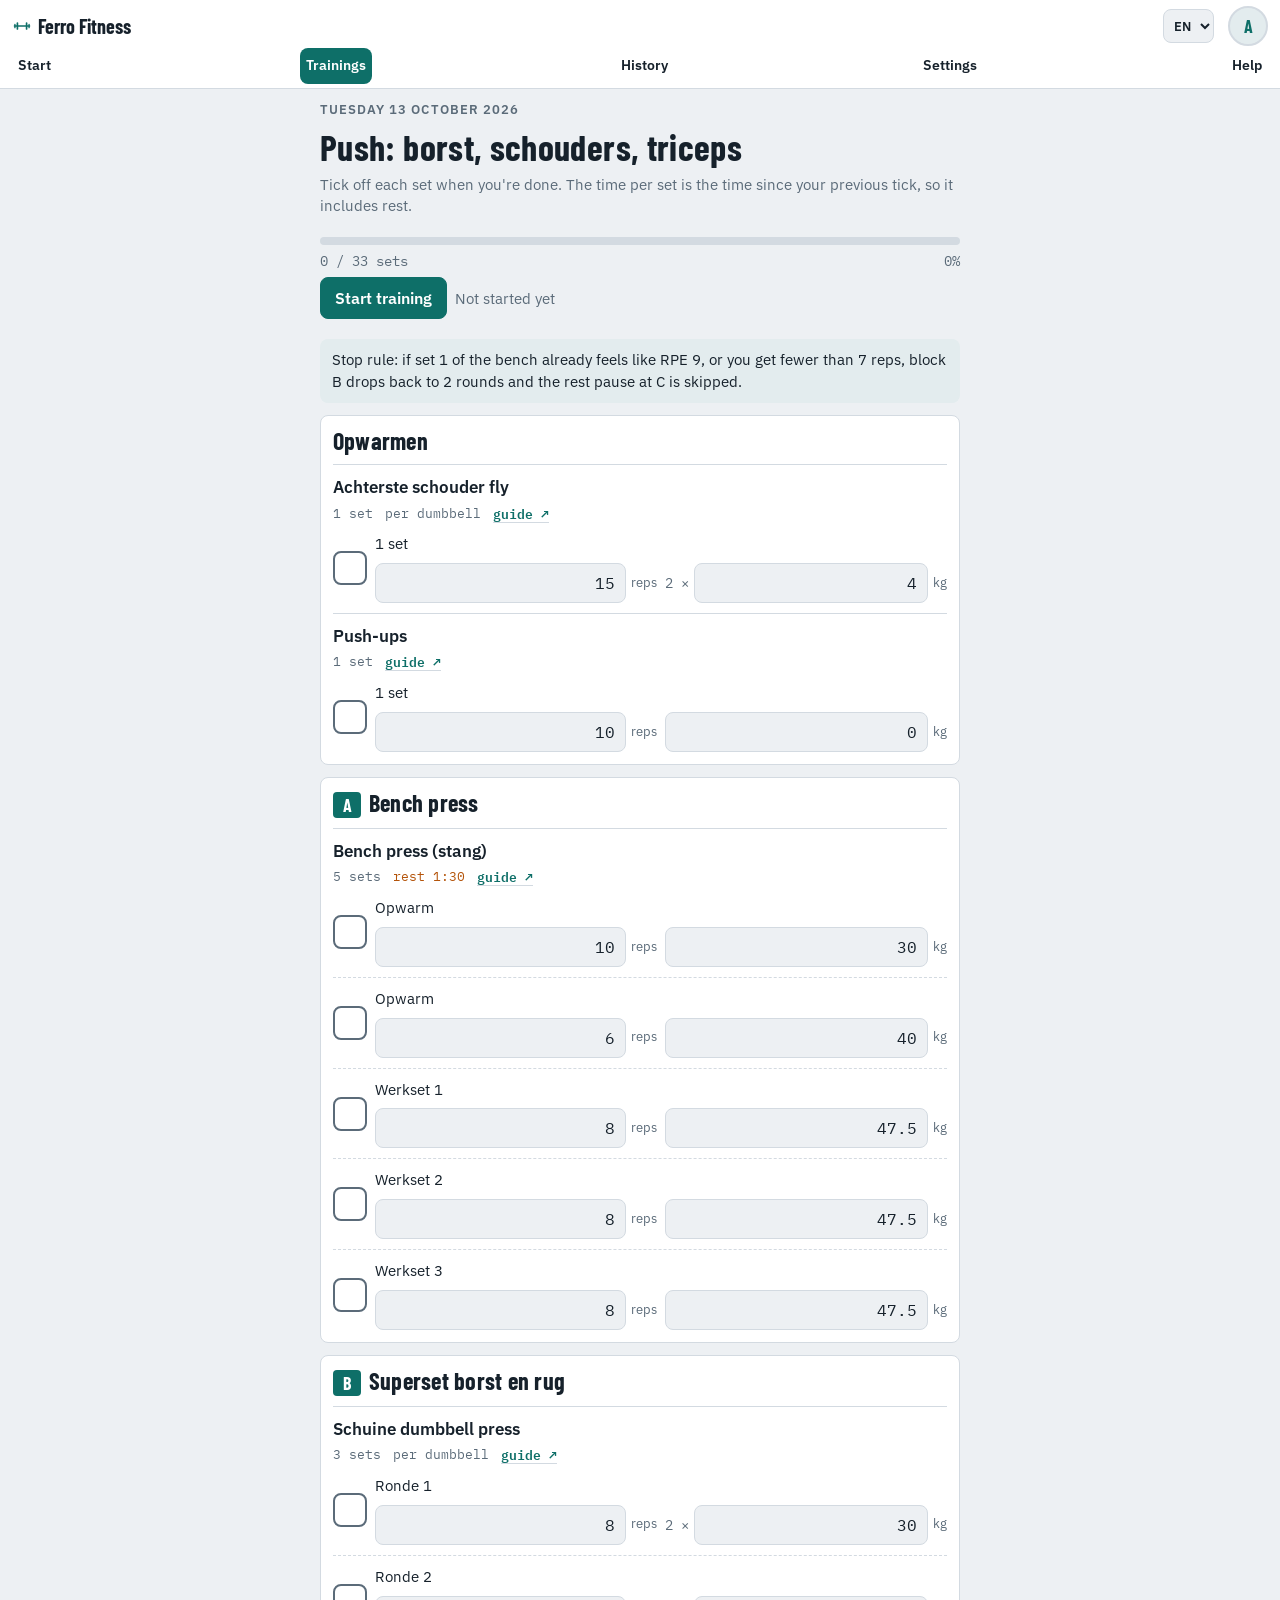
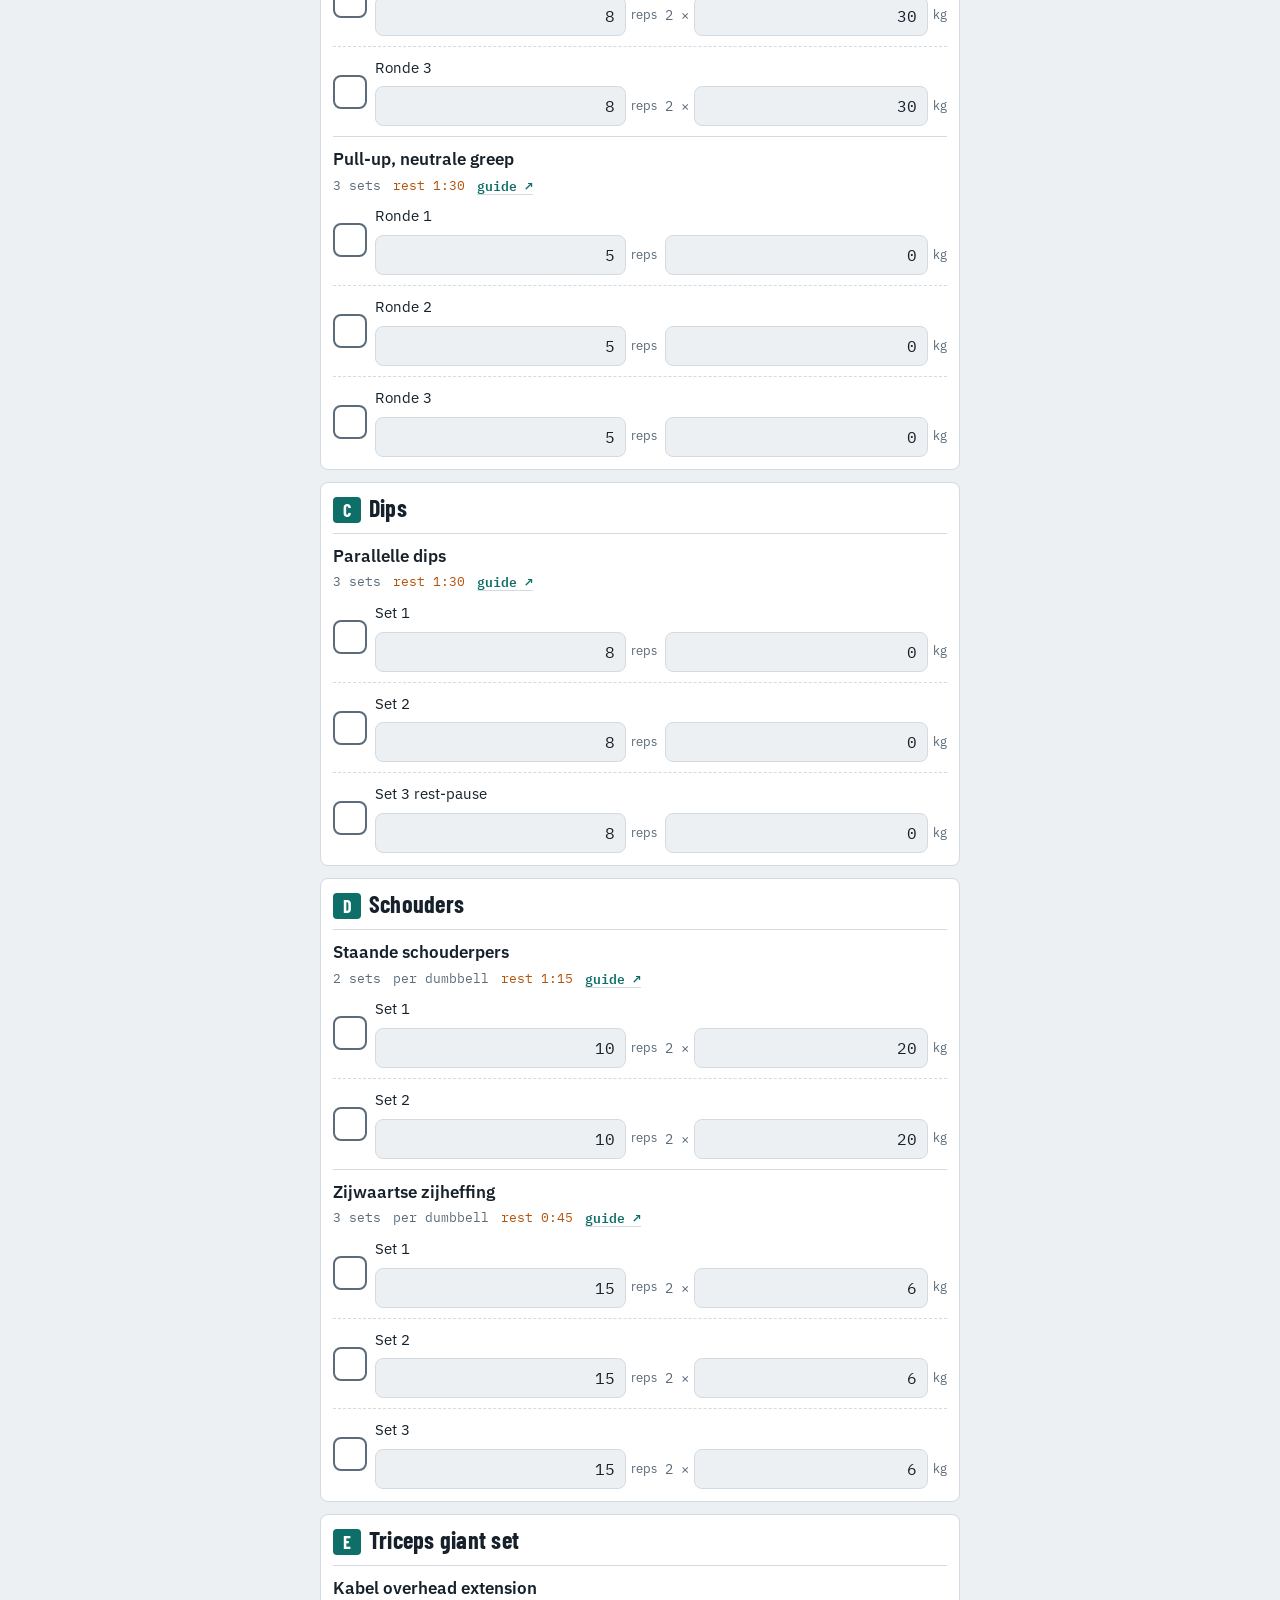
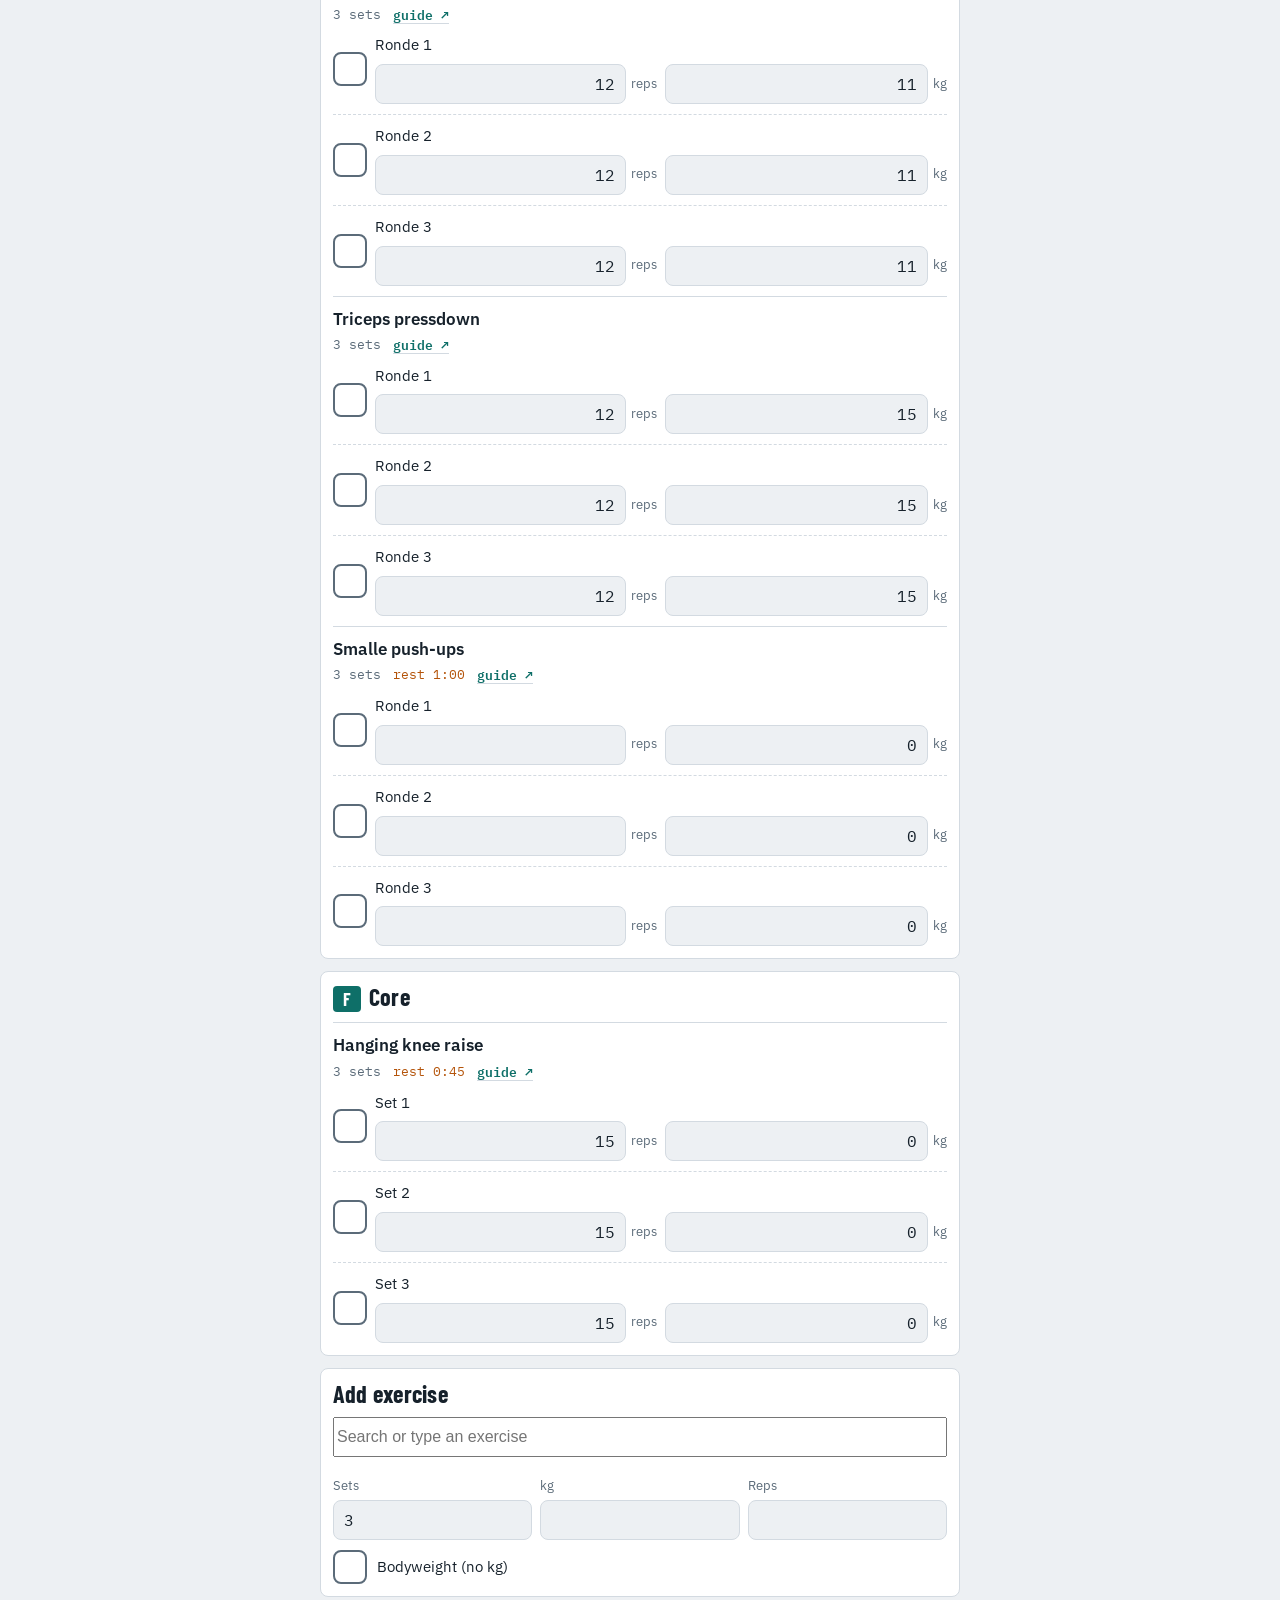
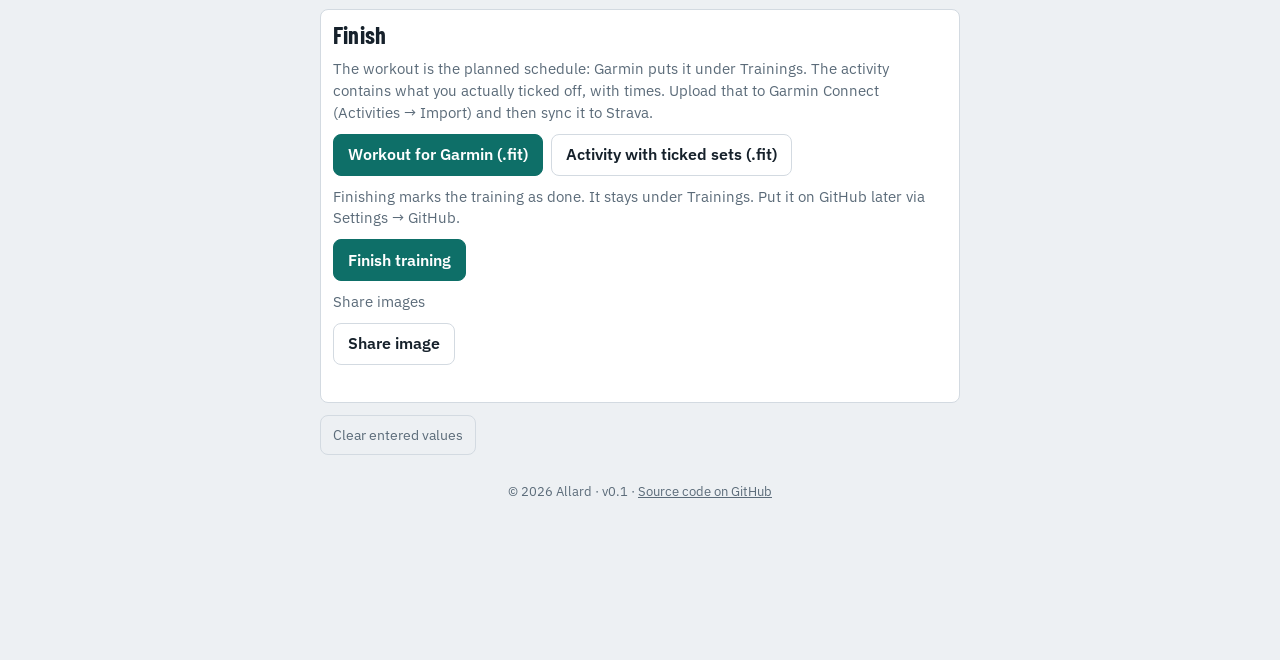
<file: workouts/app/train.html>
<!doctype html>
<html lang="en">
<head>
<meta charset="utf-8">
<meta name="viewport" content="width=device-width, initial-scale=1, viewport-fit=cover">
<title data-i18n="train.title">Training</title>
<meta name="description" content="Krachttraining afvinken, FIT-bestand maken voor Garmin en Strava, en deelplaatjes.">
<link rel="preconnect" href="https://fonts.googleapis.com">
<link rel="preconnect" href="https://fonts.gstatic.com" crossorigin>
<link rel="stylesheet" href="https://fonts.googleapis.com/css2?family=Barlow+Condensed:wght@600;700&family=IBM+Plex+Sans:wght@400;500;600&family=IBM+Plex+Mono:wght@500&display=swap">
<link rel="stylesheet" href="ui.css">
<style>
/* Alleen wat deze pagina extra nodig heeft; de basis (kleuren, menu, knoppen) komt uit ui.css. */
body { padding-bottom: 150px; }
.progress { position: sticky; top: var(--navh); z-index: 5; background: var(--bg); padding-block: 8px; display: flex; flex-direction: column; gap: 6px; }
.bar { height: 8px; background: var(--line); border-radius: 4px; overflow: hidden; }
.bar > i { display: block; height: 100%; width: 0; background: var(--accent); transition: width .2s; }
.pcount { font-family: var(--font-num); font-size: 14px; color: var(--muted); display: flex; justify-content: space-between; gap: 8px; flex-wrap: wrap; }
.startrow { display: flex; gap: 8px; align-items: center; flex-wrap: wrap; }
section { background: var(--surface); border: 1px solid var(--line); border-radius: 8px; padding: 12px; display: flex; flex-direction: column; gap: 10px; min-width: 0; }
.sechead { display: flex; align-items: baseline; gap: 8px; flex-wrap: wrap; }
.tag { font-family: var(--font-display); font-weight: 700; font-size: 18px; color: var(--accent-ink); background: var(--accent); min-width: 28px; text-align: center; padding: 0 6px; border-radius: 4px; }
.export { display: flex; flex-direction: column; gap: 10px; }
#msg { margin: 0; font-size: 15px; color: var(--ink); min-height: 1em; }
.rule { background: var(--soft); padding: 10px 12px; border-radius: 8px; display: flex; flex-direction: column; gap: 6px; }
.rule p { margin: 0; font-size: 15px; color: var(--ink); }
/* Oefening: plaatje links, naam rechts. Zonder plaatje een vak met een YouTube-zoeklink. */
.ex { display: flex; flex-direction: column; gap: 6px; padding-top: 12px; border-top: 1px solid var(--line); min-width: 0; }
.ex:first-of-type { border-top: 0; padding-top: 0; }
.exhead { display: flex; gap: 10px; align-items: center; min-width: 0; }
.exname { font-weight: 600; font-size: 17px; line-height: 1.25; min-width: 0; }
.exname a { color: var(--ink); text-decoration: underline; text-decoration-color: var(--accent); text-underline-offset: 3px; }
.thumb { flex: 0 0 88px; width: 88px; height: 66px; border-radius: 8px; overflow: hidden; position: relative; background: var(--soft); border: 1px solid var(--line); }
.thumb img { width: 100%; height: 100%; object-fit: cover; display: block; }
.thumb .ov { position: absolute; left: 0; right: 0; bottom: 0; background: rgba(8, 14, 20, .72); color: #fff; font-size: 11px; line-height: 1.2; padding: 3px 5px; text-decoration: none; font-weight: 600; }
.thumb.ph { display: flex; align-items: center; justify-content: center; }
.thumb.ph .ov { position: static; background: none; color: var(--accent); font-size: 13px; text-align: center; padding: 4px; }
.facts { display: flex; flex-wrap: wrap; gap: 2px 12px; font-family: var(--font-num); font-size: 13px; color: var(--muted); }
.facts .rest { color: var(--warm); }
.sets { display: flex; flex-direction: column; gap: 10px; margin-top: 4px; }
/* Per set twee regels: naam bovenaan, gewicht en reps eronder. */
.set {
  display: grid;
  grid-template-columns: 34px minmax(0, 1fr) minmax(0, 1fr);
  grid-template-areas: "cb lbl lbl" "cb r w";
  column-gap: 8px; row-gap: 8px; align-items: center;
  padding-bottom: 10px; border-bottom: 1px dashed var(--line);
}
.set:last-child { border-bottom: 0; padding-bottom: 0; }
.set input[type="checkbox"] { grid-area: cb; }
.set label.lbl { grid-area: lbl; font-size: 15px; min-width: 0; }
.set .fld.r { grid-area: r; }
.set .fld.w { grid-area: w; }
.fld { display: flex; align-items: center; gap: 5px; min-width: 0; }
.fld input { flex: 1 1 auto; height: 40px; }
.fld .pre { font-family: var(--font-num); font-size: 14px; color: var(--muted); white-space: nowrap; }
.fld .unit { font-size: 13px; color: var(--muted); white-space: nowrap; }
.set.done .lbl { color: var(--muted); text-decoration: line-through; text-decoration-color: var(--muted); }
.set.done input[type="text"] { opacity: .65; }
input[type="checkbox"] {
  appearance: none; -webkit-appearance: none; width: 34px; height: 34px; margin: 0;
  border: 2px solid var(--muted); border-radius: 8px; background: var(--surface); display: grid; place-content: center; cursor: pointer;
}
input[type="checkbox"]:checked { background: var(--accent); border-color: var(--accent); }
input[type="checkbox"]:checked::after { content: ""; width: 7px; height: 14px; border: solid var(--accent-ink); border-width: 0 3px 3px 0; transform: translateY(-1px) rotate(45deg); }
/* 16px voorkomt dat iOS Safari op het veld inzoomt */
.set input[type="text"] { text-align: right; font-size: 16px; }
#pausebtn[aria-pressed="true"] { border-color: var(--warm); color: var(--warm); }
.timer {
  position: fixed; left: 0; right: 0; bottom: 0; z-index: 10;
  background: var(--ink); color: var(--bg);
  padding: 10px 12px calc(10px + env(safe-area-inset-bottom, 0px));
  display: flex; align-items: center; justify-content: center; gap: 12px; flex-wrap: wrap;
}
.timer .t { font-family: var(--font-num); font-size: 30px; font-weight: 500; }
.timer .l { font-size: 15px; opacity: .9; }
.timer button { font: inherit; font-size: 15px; font-weight: 600; background: transparent; color: inherit; border: 1.5px solid currentColor; border-radius: 8px; padding: 6px 14px; min-height: 40px; cursor: pointer; }
.timer.end { background: var(--accent); color: var(--accent-ink); }
/* Uitleg: één subtiele link per oefening, die een overlay opent. */
.infolink { font: inherit; font-size: 13px; font-weight: 600; color: var(--accent); background: none; border: 0; padding: 0; cursor: pointer; text-decoration: underline; text-decoration-color: var(--line); text-underline-offset: 3px; }
#info { border: 1px solid var(--line); border-radius: 12px; background: var(--surface); color: var(--ink); padding: 16px; width: min(92vw, 420px); max-height: 85vh; }
#info::backdrop { background: rgba(8, 14, 20, .5); }
#info .infobody { display: flex; flex-direction: column; gap: 10px; }
#info .infopic-slot { display: flex; flex-direction: row; flex-wrap: wrap; justify-content: center; align-items: center; gap: 8px; }
#info .infopic-slot .note { width: 100%; text-align: center; margin: 0; }
#info .infopic { width: 150px; max-width: 45%; height: auto; border-radius: 8px; border: 1px solid var(--line); background: var(--soft); }
#info .ytlink { font-size: 15px; font-weight: 600; color: var(--accent); }
.addres { list-style: none; margin: 0; padding: 0; display: flex; flex-direction: column; gap: 6px; }
.addres .addpick { width: 100%; text-align: left; }
.chk { display: flex; align-items: center; gap: 10px; font-size: 15px; color: var(--ink); }
.chk input[type="checkbox"] { flex: 0 0 auto; }
.addset { display: grid; grid-template-columns: repeat(3, minmax(0, 1fr)); gap: 8px; }
.addset label { display: flex; flex-direction: column; gap: 4px; font-size: 13px; color: var(--muted); min-width: 0; }
.addset input { height: 40px; font-size: 16px; }
#addq { height: 40px; font-size: 16px; }
.set { position: relative; }
.setdel { position: absolute; top: -4px; right: -4px; font: inherit; font-size: 13px; font-weight: 600; color: var(--muted); background: var(--surface); border: 1px solid var(--line); border-radius: 8px; min-width: 34px; min-height: 34px; padding: 0 8px; cursor: pointer; }
.setdel:hover, .setdel:focus-visible { color: var(--warm); border-color: var(--warm); }
.reset { align-self: flex-start; font: inherit; font-size: 14px; min-height: 40px; color: var(--muted); background: transparent; border: 1px solid var(--line); border-radius: 8px; padding: 6px 12px; cursor: pointer; }
</style>
</head>
<body>
<div id="nav"></div>

<div class="wrap">

  <header class="stack">
    <div class="eyebrow" id="wdate"></div>
    <h1 id="wtitle" data-i18n="train.title">Training</h1>
    <p class="meta" data-i18n="train.meta">Tick off each set when you're done. The time per set is the time since your previous tick, so it includes rest.</p>
  </header>

  <div class="progress">
    <div class="bar"><i id="barfill"></i></div>
    <div class="pcount"><span id="pc">0 / 0 sets</span><span id="pp">0%</span></div>
    <div class="startrow">
      <button class="btn primary" id="startbtn" type="button" data-i18n="train.start">Start training</button>
      <button class="btn" id="pausebtn" type="button" aria-pressed="false" hidden data-i18n="train.pause">Pause</button>
      <span class="note" id="startinfo"></span>
    </div>
  </div>

  <div class="rule" id="notes" hidden></div>
  <div class="rule" id="rule" hidden><p class="note" data-i18n="train.rule">Stop rule: if set 1 of the bench already feels like RPE 9, or you get fewer than 7 reps, block B drops back to 2 rounds and the rest pause at C is skipped.</p></div>

  <div id="total" hidden></div>
  <div id="sections" class="wrap" style="gap:12px; padding-top:0"></div>

  <section class="addcard" id="addcard" hidden>
    <h2 data-i18n="add.title">Add exercise</h2>
    <input type="search" id="addq" autocomplete="off" spellcheck="false" data-i18n-attr="placeholder:add.placeholder" placeholder="Search or type an exercise">
    <ul class="addres" id="addres"></ul>
    <div class="addset">
      <label><span data-i18n="add.sets">Sets</span><input type="number" id="addn" min="1" max="10" value="3" inputmode="numeric"></label>
      <label><span data-i18n="add.kg">kg</span><input type="text" id="addw" inputmode="decimal"></label>
      <label><span data-i18n="add.reps">Reps</span><input type="text" id="addr" inputmode="numeric"></label>
    </div>
    <label class="chk"><input type="checkbox" id="addbw"><span data-i18n="add.bw">Bodyweight (no kg)</span></label>
  </section>

  <div class="card export" id="exportrow" hidden>
    <h2 data-i18n="train.finishTitle">Finish</h2>
    <p class="note" data-i18n="train.garminText">The workout is the planned schedule: Garmin puts it under Trainings. The activity contains what you actually ticked off, with times. Upload that to Garmin Connect (Activities → Import) and then sync it to Strava.</p>
    <div class="row">
      <button class="btn primary" id="wodbtn" type="button" data-i18n="train.wod">Workout for Garmin (.fit)</button>
      <button class="btn" id="fitbtn" type="button" data-i18n="train.fit">Activity with ticked sets (.fit)</button>
    </div>
    <p class="note" data-i18n="train.finishHelp">Finishing marks the training as done. It stays under Trainings. Put it on GitHub later via Settings → GitHub.</p>
    <div class="row">
      <button class="btn primary" id="finishbtn" type="button" data-i18n="train.finishBtn">Finish training</button>
    </div>
    <p class="note" data-i18n="train.shareLabel">Share images</p>
    <div class="row">
      <button class="btn" type="button" data-share="card" data-i18n="train.shareCard">Share image</button>
    </div>
    <p id="msg" role="status"></p>
  </div>

  <button class="reset" id="reset" type="button" data-i18n="train.reset">Clear entered values</button>
</div>

<dialog id="info" aria-labelledby="info-title"><div class="infobody"></div></dialog>

<div class="timer" id="timer" hidden>
  <span class="l" id="tl">Rest</span>
  <span class="t" id="tt">0:00</span>
  <button type="button" id="tskip" data-i18n="train.stop">Stop</button>
</div>

<script type="module">
import { renderNav } from "./nav.js";
import { initPage } from "./i18n.js";
initPage();
renderNav("trainingen");
</script>
<script type="module" src="app.js"></script>
</body>
</html>
</file>
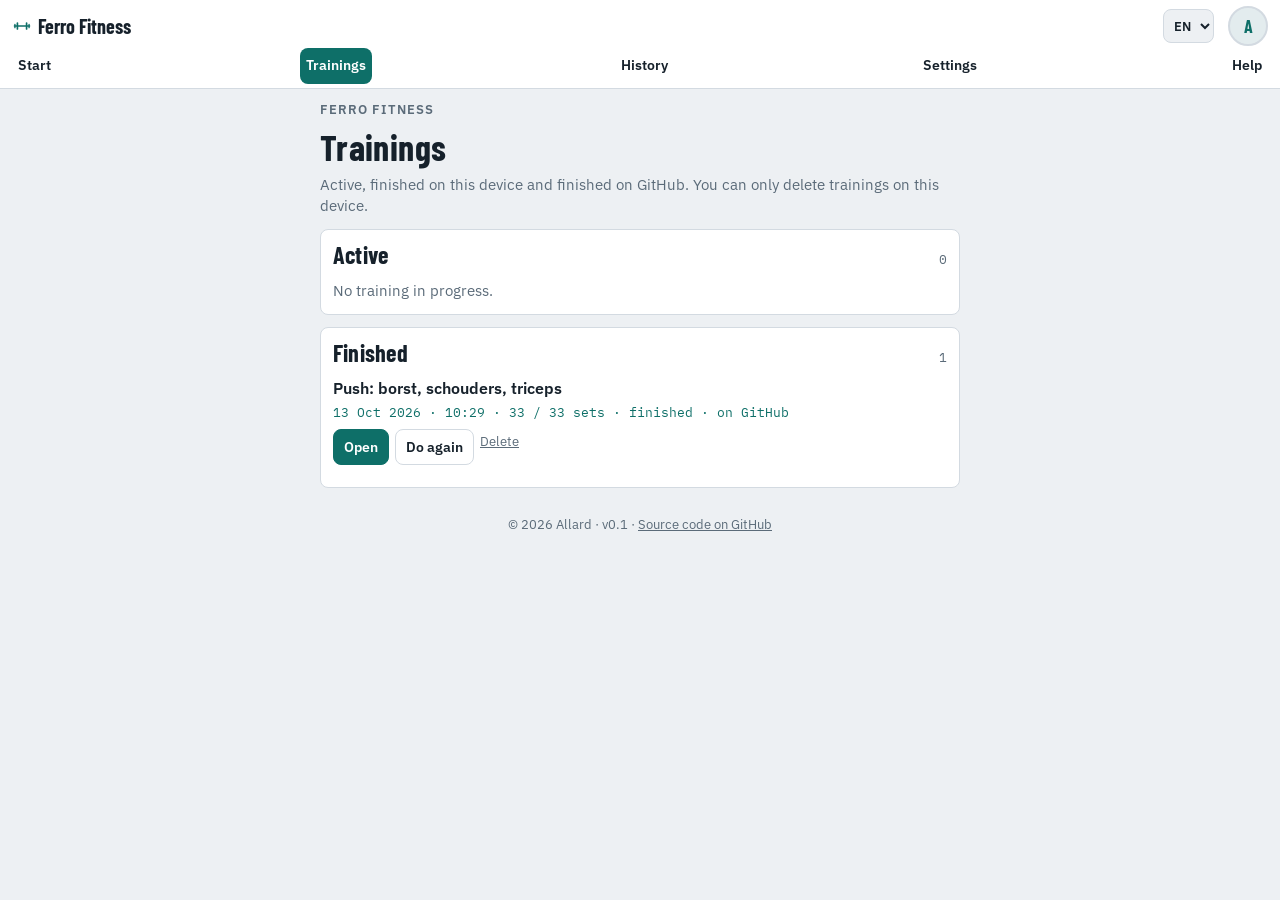
<file: workouts/app/trainingen.html>
<!doctype html>
<html lang="en">
<head>
<meta charset="utf-8">
<meta name="viewport" content="width=device-width, initial-scale=1, viewport-fit=cover">
<title data-i18n="tr.title">Trainings</title>
<meta name="description" content="Trainings in progress or finished.">
<link rel="preconnect" href="https://fonts.googleapis.com">
<link rel="preconnect" href="https://fonts.gstatic.com" crossorigin>
<link rel="stylesheet" href="https://fonts.googleapis.com/css2?family=Barlow+Condensed:wght@600;700&family=IBM+Plex+Sans:wght@400;500;600&family=IBM+Plex+Mono:wght@500&display=swap">
<link rel="stylesheet" href="ui.css">
<style>
.grp { display: flex; flex-direction: column; gap: 8px; }
.item { display: flex; flex-direction: column; gap: 6px; }
.item .t { font-weight: 600; font-size: 16px; line-height: 1.3; }
.item .m { font-family: var(--font-num); font-size: 13px; color: var(--muted); }
.item .m.ok { color: var(--accent); }
.item .acts { display: flex; gap: 6px; flex-wrap: wrap; }
.empty { font-size: 15px; color: var(--muted); }
.linkbtn { align-self: flex-start; background: none; border: 0; padding: 4px 0; font: inherit; font-size: 13px; color: var(--muted); text-decoration: underline; cursor: pointer; }
</style>
</head>
<body>
<div id="nav"></div>

<div class="wrap">
  <header class="stack">
    <div class="eyebrow" data-i18n="brand">Ferro Fitness</div>
    <h1 data-i18n="tr.title">Trainings</h1>
    <p class="meta" data-i18n="tr.meta">Active and finished trainings. You can only delete trainings that are on this device.</p>
  </header>

  <section class="card" id="bezig">
    <div class="section-title"><h2 data-i18n="tr.active">Active</h2><span class="badge" id="nBezig"></span></div>
    <div class="grp" id="lBezig"></div>
  </section>

  <section class="card" id="afgerond">
    <div class="section-title"><h2 data-i18n="tr.done">Finished</h2><span class="badge" id="nDone"></span></div>
    <div class="grp" id="lDone"></div>
    <p class="empty" id="trmsg" role="status"></p>
  </section>
</div>

<script type="module">
import { renderNav } from "./nav.js";
import { trashSession, loadPlan, savePlan } from "./store.js";
import { allRecords } from "./stats.js";
import { getToken, deleteFromGithub } from "./github.js";
import { initPage, t, locale } from "./i18n.js";

initPage();
renderNav("trainingen");
const $ = (id) => document.getElementById(id);
const esc = (x) => String(x ?? "").replace(/[&<>"]/g, (c) => ({ "&": "&amp;", "<": "&lt;", ">": "&gt;", '"': "&quot;" })[c]);
const dateLong = (d) => new Date(d + "T12:00:00").toLocaleDateString(locale(), { day: "numeric", month: "short", year: "numeric" });
let pendingDel = null;
let pendingGh = null; // id van de repo-training die op bevestiging wacht
let recs = [];
let ghIds = new Set(); // ids die al in de repo (workouts/done/) staan

function progress(rec) {
  const total = rec.plan.blocks.reduce((n, b) => n + b.exercises.reduce((m, e) => m + e.sets.length, 0), 0);
  const done = Object.keys(rec.state.done || {}).length;
  return t("tr.progress", { done, total });
}

function row(rec) {
  const start = rec.state.startMs ? new Date(rec.state.startMs).toLocaleTimeString(locale(), { hour: "2-digit", minute: "2-digit" }) : "";
  const klaar = rec.status === "klaar";
  const local = rec.source === "lokaal";
  const onGh = ghIds.has(rec.id);
  const meta = `${dateLong(rec.date)}${start ? " · " + start : ""} · ${progress(rec)}`;
  let acts = `<a class="btn small primary" href="${rec.link}">${t("tr.open")}</a>`;
  if (klaar) acts += `<button class="btn small" type="button" data-again="${esc(rec.id)}" data-src="${local ? "lokaal" : "github"}">${t("tr.again")}</button>`;
  if (local) {
    if (pendingDel === rec.id) {
      return `<div class="item"><span class="warn-text">${esc(t("tr.toTrashAsk", { title: rec.title }))}</span>
        <div class="acts"><button class="btn small sure" type="button" data-delok="${esc(rec.id)}">${t("tr.yesToTrash")}</button><button class="btn small" type="button" data-delno="1">${t("tr.cancel")}</button></div></div>`;
    }
    acts += `<button class="btn small danger" type="button" data-del="${esc(rec.id)}">${t("tr.delete")}</button>`;
  } else if (klaar && rec.source === "GitHub") {
    // Training uit de repo: verwijderen uit GitHub, met bevestiging. Klein gehouden als tekstlink.
    if (pendingGh === rec.id) {
      return `<div class="item"><span class="warn-text">${esc(t("tr.delGhAsk", { title: rec.title }))}</span>
        <div class="acts"><button class="btn small sure" type="button" data-ghdelok="${esc(rec.id)}">${t("tr.yesDelGh")}</button><button class="btn small" type="button" data-ghdelno="1">${t("tr.cancel")}</button></div></div>`;
    }
    acts += `<button class="linkbtn" type="button" data-ghdel="${esc(rec.id)}">${t("tr.delGh")}</button>`;
  }
  const status = klaar ? (onGh ? `${t("tr.statusDone")} · ${t("tr.onGithub")}` : t("tr.statusDone")) : t("tr.statusActive");
  return `<div class="item"><span class="t">${esc(rec.title)}</span><span class="m ${klaar ? "ok" : ""}">${meta} · ${status}</span><div class="acts">${acts}</div></div>`;
}

function render() {
  // Een training die lokaal én in de repo staat, tonen we één keer: als afgerond, met de markering.
  ghIds = new Set(recs.filter((r) => r.source === "GitHub").map((r) => r.id));
  const bezig = recs.filter((r) => r.source === "lokaal" && r.status !== "klaar");
  const done = recs.filter((r) => r.status === "klaar" && !(r.source === "lokaal" && ghIds.has(r.id)));
  $("nBezig").textContent = bezig.length;
  $("nDone").textContent = done.length;
  $("lBezig").innerHTML = bezig.map(row).join("") || `<p class="empty">${t("tr.noActive")}</p>`;
  $("lDone").innerHTML = done.map(row).join("") || `<p class="empty">${t("tr.noLocal")}</p>`;
}

async function load() {
  recs = (await allRecords()).sort((a, b) => (a.date < b.date ? 1 : -1));
  render();
}

document.querySelector(".wrap").addEventListener("click", (e) => {
  const b = e.target.closest("[data-again],[data-del],[data-delok],[data-delno],[data-ghdel],[data-ghdelok],[data-ghdelno]");
  if (!b) return;
  if (b.dataset.ghdel) { pendingGh = b.dataset.ghdel; render(); return; }
  if (b.dataset.ghdelno) { pendingGh = null; render(); return; }
  if (b.dataset.ghdelok) {
    const id = b.dataset.ghdelok;
    pendingGh = null;
    $("trmsg").textContent = "";
    if (!getToken()) { $("trmsg").textContent = t("tr.delGhNoToken"); render(); return; }
    b.disabled = true;
    deleteFromGithub(id).then(() => {
      recs = recs.filter((r) => !(r.id === id && r.source === "GitHub"));
      $("trmsg").textContent = t("tr.delGhDone");
      render();
    }).catch((err) => {
      const code = /^\d+$/.test(err.message) ? err.message : "netwerk";
      $("trmsg").textContent = t("tr.delGhErr", { code }) + (err.detail ? " " + err.detail : "");
      render();
    });
    return;
  }
  if (b.dataset.again) {
    // Nieuwe training op basis van het plan: een kopie met nieuw nummer en lege voortgang.
    // De afgeronde training blijft staan.
    const id = b.dataset.again;
    const rec = recs.find((r) => r.id === id && (b.dataset.src === "lokaal" ? r.source === "lokaal" : r.source === "GitHub"));
    if (!rec) return;
    const now = new Date();
    const newId = `${rec.plan.id}-r${now.getTime().toString(36)}`;
    const ymd = `${now.getFullYear()}-${String(now.getMonth() + 1).padStart(2, "0")}-${String(now.getDate()).padStart(2, "0")}`;
    savePlan({ ...rec.plan, id: newId, date: ymd });
    location.href = `train.html?id=${encodeURIComponent(newId)}`;
    return;
  }
  if (b.dataset.del) { pendingDel = b.dataset.del; render(); return; }
  if (b.dataset.delno) { pendingDel = null; render(); return; }
  if (b.dataset.delok) {
    trashSession(b.dataset.delok);
    pendingDel = null;
    recs = recs.filter((r) => r.id !== b.dataset.delok);
    render();
  }
});

load().catch(() => { $("lBezig").innerHTML = `<p class="empty">${t("tr.loadErr")}</p>`; });
</script>
</body>
</html>
</file>
<file: workouts/app/ui.css>
/* Gedeelde opmaak voor alle pagina's van de trainingsapp. */
:root {
  --bg: #edf0f3; --surface: #ffffff; --ink: #16212b; --muted: #5b6b79; --line: #d3dae1;
  --accent: #0e6f68; --accent-ink: #ffffff; --warm: #b4540a; --soft: #e3ecee;
  --font-display: "Barlow Condensed", "Arial Narrow", sans-serif;
  --font-body: "IBM Plex Sans", system-ui, sans-serif;
  --font-num: "IBM Plex Mono", ui-monospace, monospace;
  color-scheme: light;
}
@media (prefers-color-scheme: dark) {
  :root:not([data-theme="light"]) {
    --bg: #0f171e; --surface: #17222b; --ink: #e7edf2; --muted: #9aa9b6; --line: #2a3844;
    --accent: #4cc2b6; --accent-ink: #06211e; --warm: #f0a35e; --soft: #1d2d33; color-scheme: dark;
  }
}
:root[data-theme="dark"] {
  --bg: #0f171e; --surface: #17222b; --ink: #e7edf2; --muted: #9aa9b6; --line: #2a3844;
  --accent: #4cc2b6; --accent-ink: #06211e; --warm: #f0a35e; --soft: #1d2d33; color-scheme: dark;
}
html { -webkit-text-size-adjust: 100%; text-size-adjust: 100%; }
* { box-sizing: border-box; }
[hidden] { display: none !important; }
body {
  margin: 0; background: var(--bg); color: var(--ink);
  font-family: var(--font-body); font-size: 16px; line-height: 1.45;
  padding: 0 12px 48px; overflow-wrap: normal; word-break: normal;
}
a { color: var(--accent); }
:focus-visible { outline: 3px solid var(--accent); outline-offset: 2px; }

/* Menubalk: links de titel, daarna de pagina's, rechts het profiel */
:root { --navh: 84px; }
.top {
  position: sticky; top: 0; z-index: 30; background: var(--surface); border-bottom: 1px solid var(--line);
  margin: 0 -12px; padding: calc(6px + env(safe-area-inset-top, 0px)) 12px 4px;
  display: flex; flex-wrap: wrap; align-items: center; gap: 2px 8px;
}
/* Eerste regel: titel links, profiel helemaal rechts. Tweede regel: de pagina's, verdeeld over de breedte. */
.top .brand { display: inline-flex; align-items: center; gap: 6px; font-family: var(--font-display); font-weight: 700; font-size: 20px; color: var(--ink); text-decoration: none; margin-right: auto; }
.top .brand .mark { color: var(--accent); }
.top select.lang {
  font: inherit; font-size: 13px; font-weight: 600; color: var(--ink); background: var(--bg);
  border: 1px solid var(--line); border-radius: 8px; height: 34px; padding: 0 6px; margin-right: 6px;
}
.top .menu { flex: 1 1 100%; display: flex; flex-wrap: wrap; justify-content: space-between; gap: 2px; min-width: 0; }
.top a.nv {
  font-size: 13.5px; font-weight: 600; color: var(--ink); text-decoration: none; white-space: nowrap;
  min-height: 36px; display: inline-flex; align-items: center; padding: 0 6px; border-radius: 8px;
}
.top a.nv[aria-current="page"] { background: var(--accent); color: var(--accent-ink); }
.top a.prof {
  flex: 0 0 auto; width: 40px; height: 40px; border-radius: 50%; overflow: hidden; display: grid; place-items: center;
  background: var(--soft); color: var(--accent); font-family: var(--font-display); font-weight: 700; font-size: 18px;
  border: 2px solid var(--line); text-decoration: none;
}
.top a.prof[aria-current="page"] { border-color: var(--accent); }
.top a.prof img { width: 100%; height: 100%; object-fit: cover; }

.foot { text-align: center; font-size: 13px; color: var(--muted); padding: 28px 0 8px; }
.foot a { color: var(--muted); }
.wrap { width: 100%; max-width: 640px; margin-inline: auto; display: flex; flex-direction: column; gap: 12px; min-width: 0; padding-top: 12px; }
h1, h2, h3 { font-family: var(--font-display); font-weight: 700; margin: 0; letter-spacing: 0.01em; text-wrap: balance; }
h1 { font-size: 36px; line-height: 1.05; }
h2 { font-size: 24px; line-height: 1.1; }
h3 { font-size: 20px; line-height: 1.15; }
.eyebrow { font-size: 13px; text-transform: uppercase; letter-spacing: 0.08em; color: var(--muted); font-weight: 600; }
.meta, .note { margin: 0; color: var(--muted); font-size: 15px; }
p { margin: 0; }
.card { background: var(--surface); border: 1px solid var(--line); border-radius: 8px; padding: 12px; display: flex; flex-direction: column; gap: 10px; min-width: 0; }
.card.warn { border-color: var(--warm); }
.stack { display: flex; flex-direction: column; gap: 8px; }
.row { display: flex; gap: 8px; flex-wrap: wrap; align-items: center; }

.btn {
  font: inherit; font-weight: 600; font-size: 16px; min-height: 42px; color: var(--ink);
  background: var(--surface); border: 1px solid var(--line); border-radius: 8px; padding: 8px 14px; cursor: pointer;
  text-decoration: none; display: inline-flex; align-items: center; justify-content: center; text-align: center; line-height: 1.2;
}
.btn.primary { background: var(--accent); color: var(--accent-ink); border-color: var(--accent); }
.btn.danger { color: var(--warm); border-color: var(--warm); }
.btn.sure { background: var(--warm); color: #fff; border-color: var(--warm); }
.btn:disabled { opacity: .5; cursor: default; }
.btn.small { min-height: 36px; font-size: 14px; padding: 6px 10px; }

.chips { display: flex; flex-wrap: wrap; gap: 8px; }
.chip { position: relative; }
.chip input { position: absolute; opacity: 0; width: 1px; height: 1px; }
.chip > span {
  display: inline-flex; align-items: center; min-height: 40px; padding: 6px 12px;
  border: 1.5px solid var(--line); border-radius: 8px; background: var(--bg); font-weight: 600; font-size: 15px; cursor: pointer;
}
.chip input:checked + span { background: var(--accent); color: var(--accent-ink); border-color: var(--accent); }
.chip input:focus-visible + span { outline: 3px solid var(--accent); outline-offset: 2px; }
fieldset { border: 0; margin: 0; padding: 0; min-width: 0; display: flex; flex-direction: column; gap: 8px; }
legend { font-weight: 600; font-size: 16px; padding: 0; margin-bottom: 6px; }
.field { display: flex; flex-direction: column; gap: 6px; }
.field label { font-weight: 600; font-size: 15px; }
input[type="number"], input[type="text"] {
  width: 100%; height: 42px; padding: 0 10px; font: inherit; font-family: var(--font-num); font-size: 16px;
  color: var(--ink); background: var(--bg); border: 1px solid var(--line); border-radius: 8px;
}

.warn-text { font-size: 15px; background: var(--soft); border-radius: 8px; padding: 10px 12px; }
.list { list-style: none; margin: 0; padding: 0; display: flex; flex-direction: column; }
.list > li { display: flex; flex-direction: column; gap: 6px; padding: 10px 0; border-bottom: 1px dashed var(--line); }
.list > li:first-child { padding-top: 0; }
.list > li:last-child { border-bottom: 0; padding-bottom: 0; }
.mono { font-family: var(--font-num); }
.badge { font-family: var(--font-num); font-size: 13px; color: var(--muted); }
.badge.ok { color: var(--accent); }
.section-title { display: flex; align-items: baseline; justify-content: space-between; gap: 8px; flex-wrap: wrap; }
</file>
